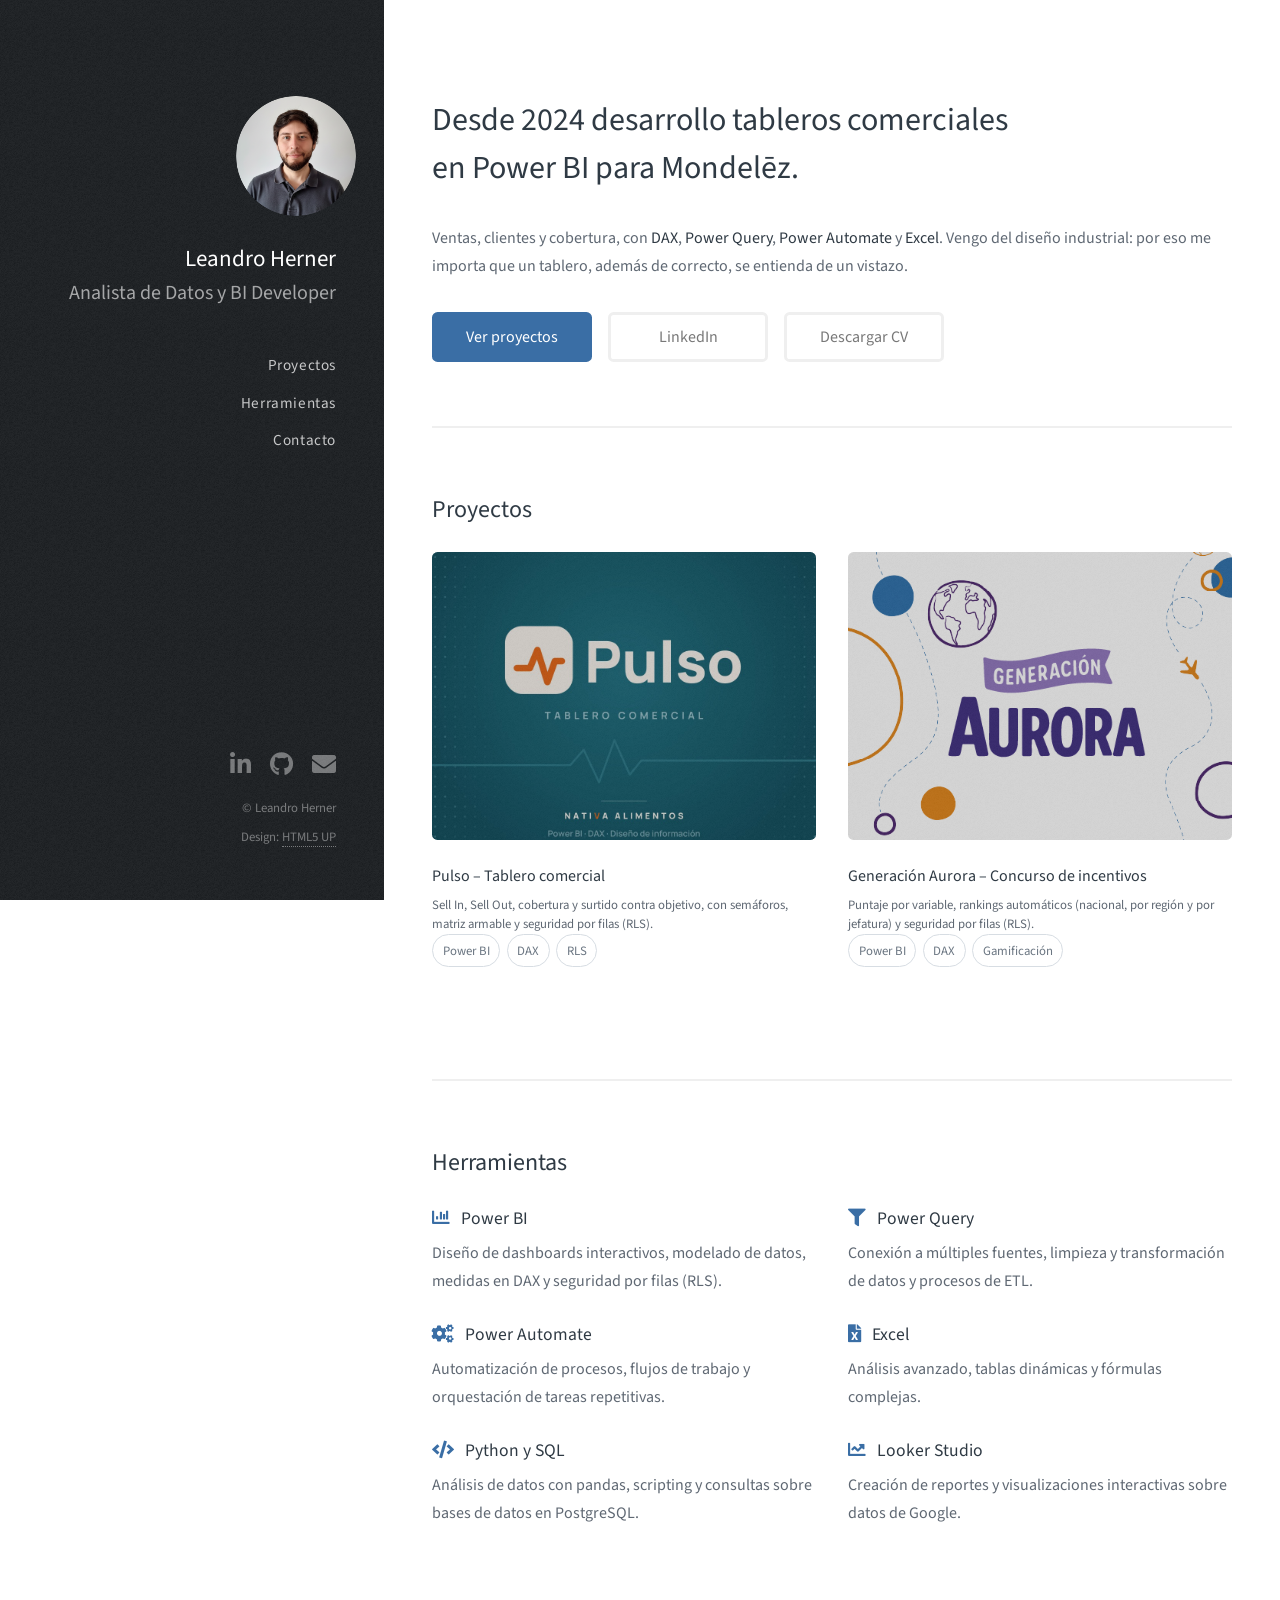
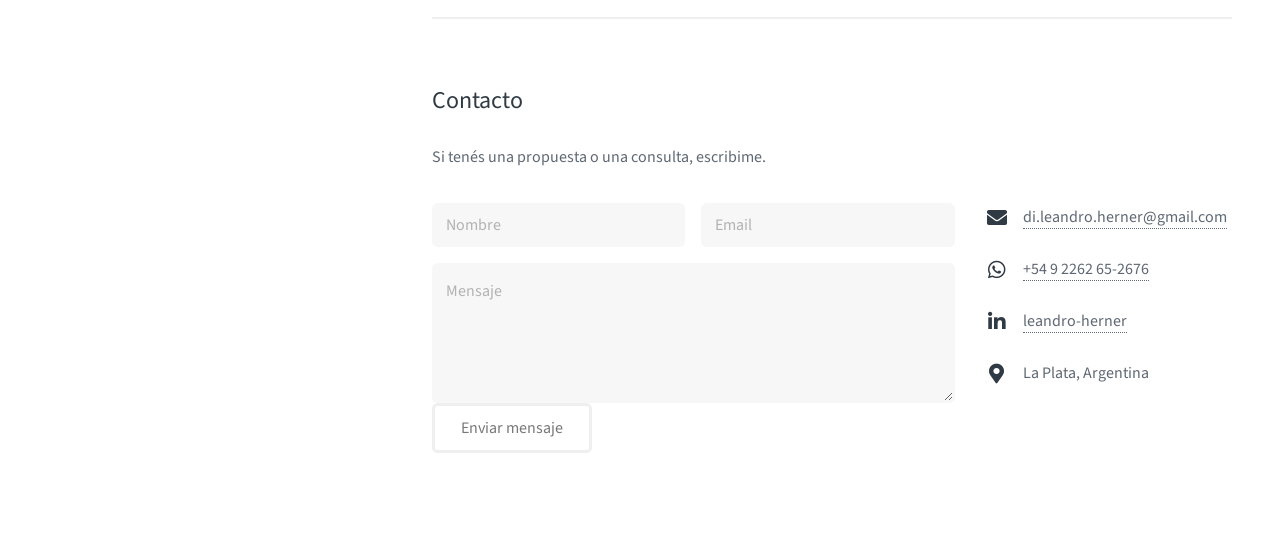
<file: index.html>
<!DOCTYPE HTML>
<!--
	Strata by HTML5 UP
	html5up.net | @ajlkn
	Free for personal and commercial use under the CCA 3.0 license (html5up.net/license)
-->
<html lang="es">
	<head>
		<title>Leandro Herner | Analista de Datos</title>
		<meta charset="utf-8" />
		<meta name="viewport" content="width=device-width, initial-scale=1" />
		<meta name="description" content="Portfolio de Leandro Herner - Analista de Datos y BI Developer: tableros comerciales en Power BI, DAX, Power Query, Power Automate y Excel.">
		<meta name="author" content="Leandro Herner">
		<meta property="og:title" content="Leandro Herner | Analista de Datos · BI Developer">
		<meta property="og:description" content="Tableros comerciales en Power BI para equipos de ventas de consumo masivo. Proyectos, herramientas y contacto.">
		<meta property="og:type" content="website">
		<meta property="og:url" content="https://leandroherner.github.io/">
		<meta property="og:image" content="https://leandroherner.github.io/images/preview.jpg?v=2">
		<meta property="og:image:width" content="1200">
		<meta property="og:image:height" content="630">
		<meta name="twitter:card" content="summary_large_image">
		<link rel="icon" href="images/favicon.ico" type="image/x-icon">
		<link rel="stylesheet" href="assets/css/main.css" />
		<link rel="stylesheet" href="assets/css/custom.css" />
	</head>
	<body class="is-preload">

		<!-- Header -->
			<header id="header">
				<div class="inner">
					<a href="#" class="image avatar"><img src="images/perfil.png" alt="Leandro Herner" /></a>
					<h1><strong>Leandro Herner</strong>
					Analista de Datos<br />
					y BI Developer</h1>
					<nav class="menu-lateral">
						<a href="#two">Proyectos</a>
						<a href="#three">Herramientas</a>
						<a href="#four">Contacto</a>
					</nav>
				</div>
			</header>

		<!-- Main -->
			<div id="main">

				<!-- One -->
					<section id="one">
						<header class="major">
							<h2>Desde 2024 desarrollo tableros comerciales<br />
							en Power BI para Mondelēz.</h2>
						</header>
						<p>Ventas, clientes y cobertura, con <strong>DAX</strong>, <strong>Power Query</strong>, <strong>Power Automate</strong> y <strong>Excel</strong>.
						Vengo del diseño industrial: por eso me importa que un tablero, además de correcto, se entienda de un vistazo.</p>
						<ul class="actions">
							<li><a href="#two" class="button primary">Ver proyectos</a></li>
							<li><a href="https://www.linkedin.com/in/leandro-herner/" class="button" target="_blank" rel="noopener noreferrer">LinkedIn</a></li>
							<li><a href="CV_Leandro_Herner.pdf" class="button" download>Descargar CV</a></li>
						</ul>
					</section>

				<!-- Two -->
					<section id="two">
						<h2>Proyectos</h2>
						<div class="row">
							<article class="col-6 col-12-xsmall work-item">
								<a href="pulso.html" class="image fit thumb"><img src="images/Portada_Pulso.jpg" alt="Portada del tablero Pulso" /></a>
								<h3><a href="pulso.html">Pulso – Tablero comercial</a></h3>
								<p>Sell In, Sell Out, cobertura y surtido contra objetivo, con semáforos, matriz armable y seguridad por filas (RLS).</p>
								<ul class="etiquetas"><li>Power BI</li><li>DAX</li><li>RLS</li></ul>
							</article>
							<article class="col-6 col-12-xsmall work-item">
								<a href="GenAurora.html" class="image fit thumb"><img src="images/Portada_GenAurora.png" alt="Portada de Generación Aurora" /></a>
								<h3><a href="GenAurora.html">Generación Aurora – Concurso de incentivos</a></h3>
								<p>Puntaje por variable, rankings automáticos (nacional, por región y por jefatura) y seguridad por filas (RLS).</p>
								<ul class="etiquetas"><li>Power BI</li><li>DAX</li><li>Gamificación</li></ul>
							</article>
						</div>
					</section>

				<!-- Three -->
					<section id="three">
						<h2>Herramientas</h2>
						<div class="row herramientas">
							<div class="col-6 col-12-small">
								<h4 class="icon solid fa-chart-bar">Power BI</h4>
								<p>Diseño de dashboards interactivos, modelado de datos, medidas en DAX y seguridad por filas (RLS).</p>
							</div>
							<div class="col-6 col-12-small">
								<h4 class="icon solid fa-filter">Power Query</h4>
								<p>Conexión a múltiples fuentes, limpieza y transformación de datos y procesos de ETL.</p>
							</div>
							<div class="col-6 col-12-small">
								<h4 class="icon solid fa-cogs">Power Automate</h4>
								<p>Automatización de procesos, flujos de trabajo y orquestación de tareas repetitivas.</p>
							</div>
							<div class="col-6 col-12-small">
								<h4 class="icon solid fa-file-excel">Excel</h4>
								<p>Análisis avanzado, tablas dinámicas y fórmulas complejas.</p>
							</div>
							<div class="col-6 col-12-small">
								<h4 class="icon solid fa-code">Python y SQL</h4>
								<p>Análisis de datos con pandas, scripting y consultas sobre bases de datos en PostgreSQL.</p>
							</div>
							<div class="col-6 col-12-small">
								<h4 class="icon solid fa-chart-line">Looker Studio</h4>
								<p>Creación de reportes y visualizaciones interactivas sobre datos de Google.</p>
							</div>
						</div>
					</section>

				<!-- Four -->
					<section id="four">
						<h2>Contacto</h2>
						<p>Si tenés una propuesta o una consulta, escribime.</p>
						<div class="row">
							<div class="col-8 col-12-small">
								<form method="post" action="https://formspree.io/f/xkoqqvqv">
									<div class="row gtr-uniform gtr-50">
										<div class="col-6 col-12-xsmall"><input type="text" name="name" id="name" placeholder="Nombre" required /></div>
										<div class="col-6 col-12-xsmall"><input type="email" name="email" id="email" placeholder="Email" required /></div>
										<div class="col-12"><textarea name="message" id="message" placeholder="Mensaje" rows="4" required></textarea></div>
									</div>
									<ul class="actions">
										<li><input type="submit" value="Enviar mensaje" /></li>
									</ul>
								</form>
							</div>
							<div class="col-4 col-12-small">
								<ul class="labeled-icons">
									<li>
										<h3 class="icon solid fa-envelope"><span class="label">Email</span></h3>
										<a href="mailto:di.leandro.herner@gmail.com">di.leandro.herner@gmail.com</a>
									</li>
									<li>
										<h3 class="icon brands fa-whatsapp"><span class="label">WhatsApp</span></h3>
										<a href="https://wa.me/5492262652676" target="_blank" rel="noopener noreferrer">+54 9 2262 65-2676</a>
									</li>
									<li>
										<h3 class="icon brands fa-linkedin-in"><span class="label">LinkedIn</span></h3>
										<a href="https://www.linkedin.com/in/leandro-herner/" target="_blank" rel="noopener noreferrer">leandro-herner</a>
									</li>
									<li>
										<h3 class="icon solid fa-map-marker-alt"><span class="label">Ubicación</span></h3>
										La Plata, Argentina
									</li>
								</ul>
							</div>
						</div>
					</section>

			</div>

		<!-- Footer -->
			<footer id="footer">
				<div class="inner">
					<ul class="icons">
						<li><a href="https://www.linkedin.com/in/leandro-herner/" class="icon brands fa-linkedin-in" target="_blank" rel="noopener noreferrer"><span class="label">LinkedIn</span></a></li>
						<li><a href="https://github.com/LeandroHerner" class="icon brands fa-github" target="_blank" rel="noopener noreferrer"><span class="label">GitHub</span></a></li>
						<li><a href="mailto:di.leandro.herner@gmail.com" class="icon solid fa-envelope"><span class="label">Email</span></a></li>
					</ul>
					<ul class="copyright">
						<li>&copy; Leandro Herner</li><li>Design: <a href="http://html5up.net">HTML5 UP</a></li>
					</ul>
				</div>
			</footer>

		<!-- Scripts -->
			<script src="assets/js/jquery.min.js"></script>
			<script src="assets/js/browser.min.js"></script>
			<script src="assets/js/breakpoints.min.js"></script>
			<script src="assets/js/util.js"></script>
			<script src="assets/js/main.js"></script>

	</body>
</html>
</file>
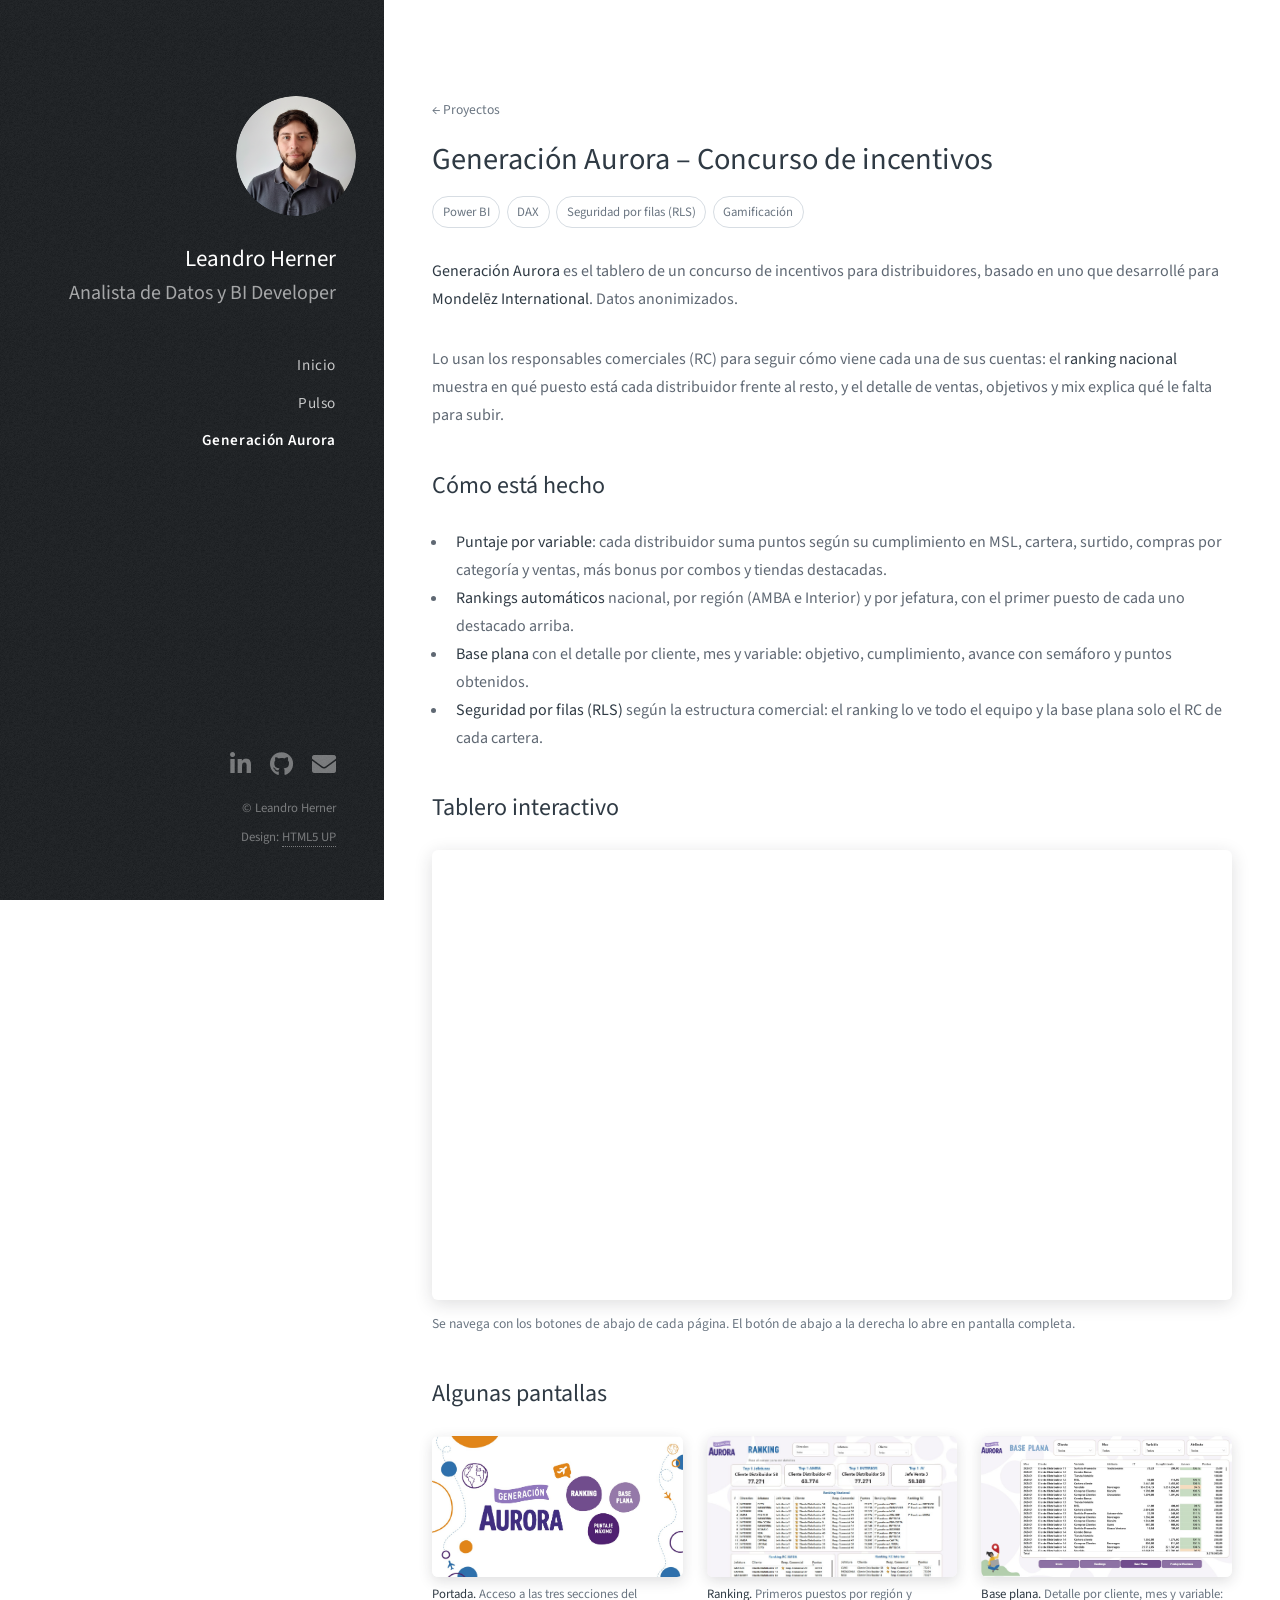
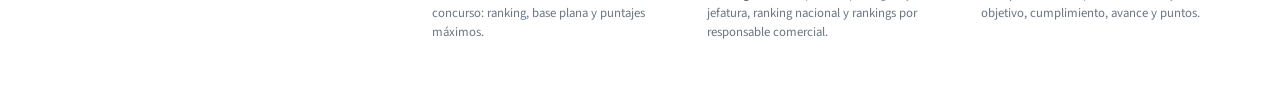
<file: GenAurora.html>
<!DOCTYPE HTML>
<!--
	Strata by HTML5 UP
	html5up.net | @ajlkn
	Free for personal and commercial use under the CCA 3.0 license (html5up.net/license)
-->
<html lang="es">
	<head>
		<title>Generación Aurora – Concurso de incentivos | Leandro Herner</title>
		<meta charset="utf-8" />
		<meta name="viewport" content="width=device-width, initial-scale=1" />
		<meta name="description" content="Generación Aurora: tablero en Power BI de un concurso de incentivos para distribuidores, con puntaje por variable, rankings automáticos y seguridad por filas (RLS).">
		<meta name="author" content="Leandro Herner">
		<meta property="og:title" content="Generación Aurora – Concurso de incentivos | Leandro Herner">
		<meta property="og:description" content="Tablero en Power BI de un concurso de incentivos para distribuidores: puntaje por variable, rankings automáticos y seguridad por filas (RLS).">
		<meta property="og:type" content="article">
		<meta property="og:url" content="https://leandroherner.github.io/GenAurora.html">
		<meta property="og:image" content="https://leandroherner.github.io/images/Portada_GenAurora.png">
		<meta name="twitter:card" content="summary_large_image">
		<link rel="icon" href="images/favicon.ico" type="image/x-icon">
		<link rel="stylesheet" href="assets/css/main.css" />
		<link rel="stylesheet" href="assets/css/custom.css" />
	</head>
	<body class="is-preload proyecto">

		<!-- Header -->
			<header id="header">
				<div class="inner">
					<a href="index.html" class="image avatar"><img src="images/perfil.png" alt="Leandro Herner" /></a>
					<h1><strong>Leandro Herner</strong>
					Analista de Datos<br />
					y BI Developer</h1>
					<nav class="menu-lateral">
						<a href="index.html">Inicio</a>
						<a href="pulso.html">Pulso</a>
						<a href="GenAurora.html" class="active">Generación Aurora</a>
					</nav>
				</div>
			</header>

		<!-- Main -->
			<div id="main">
				<section id="one">
					<p class="volver"><a href="index.html#two">← Proyectos</a></p>
					<header class="major">
						<h1>Generación Aurora – Concurso de incentivos</h1>
					</header>


						<ul class="etiquetas">
						    <li>Power BI</li>
						    <li>DAX</li>
						    <li>Seguridad por filas (RLS)</li>
						    <li>Gamificación</li>
						</ul>

						<p>
						    <b>Generación Aurora</b> es el tablero de un concurso de incentivos para distribuidores, basado en uno que desarrollé para
						    <b>Mondelēz International</b>. Datos anonimizados.
						</p>

						<p>
						    Lo usan los responsables comerciales (RC) para seguir cómo viene cada una de sus cuentas: el <b>ranking nacional</b> muestra
						    en qué puesto está cada distribuidor frente al resto, y el detalle de ventas, objetivos y mix explica qué le falta para subir.
						</p>

						<h2>Cómo está hecho</h2>
						<ul>
						    <li><b>Puntaje por variable</b>: cada distribuidor suma puntos según su cumplimiento en MSL, cartera, surtido, compras por categoría y ventas, más bonus por combos y tiendas destacadas.</li>
						    <li><b>Rankings automáticos</b> nacional, por región (AMBA e Interior) y por jefatura, con el primer puesto de cada uno destacado arriba.</li>
						    <li><b>Base plana</b> con el detalle por cliente, mes y variable: objetivo, cumplimiento, avance con semáforo y puntos obtenidos.</li>
						    <li><b>Seguridad por filas (RLS)</b> según la estructura comercial: el ranking lo ve todo el equipo y la base plana solo el RC de cada cartera.</li>
						</ul>

						<h2>Tablero interactivo</h2>
						<div class="reporte">
						    <iframe title="Generación Aurora"
						        src="https://app.powerbi.com/view?r=eyJrIjoiYTg5NTYwYWItYjQ4Zi00MTNlLWJjNTktMDUwMzU4MTBkMTRlIiwidCI6Ijg0N2VkMzExLWUzMWItNDczMS1iYTIxLTQwMDQzNzdiNzZkZCIsImMiOjR9"
						        allowFullScreen="true"></iframe>
						</div>
						<p class="nota">Se navega con los botones de abajo de cada página. El botón de abajo a la derecha lo abre en pantalla completa.</p>

						<h2>Algunas pantallas</h2>
						<div class="galeria">
						    <figure>
						        <a href="images/aurora_inicio.jpg" target="_blank"><img src="images/aurora_inicio.jpg" alt="Portada de Generación Aurora" /></a>
						        <figcaption><b>Portada.</b> Acceso a las tres secciones del concurso: ranking, base plana y puntajes máximos.</figcaption>
						    </figure>
						    <figure>
						        <a href="images/aurora_ranking.jpg" target="_blank"><img src="images/aurora_ranking.jpg" alt="Ranking de Generación Aurora" /></a>
						        <figcaption><b>Ranking.</b> Primeros puestos por región y jefatura, ranking nacional y rankings por responsable comercial.</figcaption>
						    </figure>
						    <figure>
						        <a href="images/aurora_base_plana.jpg" target="_blank"><img src="images/aurora_base_plana.jpg" alt="Base plana de Generación Aurora" /></a>
						        <figcaption><b>Base plana.</b> Detalle por cliente, mes y variable: objetivo, cumplimiento, avance y puntos.</figcaption>
						    </figure>
						</div>
				</section>
			</div>

		<!-- Footer -->
			<footer id="footer">
				<div class="inner">
					<ul class="icons">
						<li><a href="https://www.linkedin.com/in/leandro-herner/" class="icon brands fa-linkedin-in" target="_blank" rel="noopener noreferrer"><span class="label">LinkedIn</span></a></li>
						<li><a href="https://github.com/LeandroHerner" class="icon brands fa-github" target="_blank" rel="noopener noreferrer"><span class="label">GitHub</span></a></li>
						<li><a href="mailto:di.leandro.herner@gmail.com" class="icon solid fa-envelope"><span class="label">Email</span></a></li>
					</ul>
					<ul class="copyright">
						<li>&copy; Leandro Herner</li><li>Design: <a href="http://html5up.net">HTML5 UP</a></li>
					</ul>
				</div>
			</footer>

		<!-- Scripts -->
			<script src="assets/js/jquery.min.js"></script>
			<script src="assets/js/browser.min.js"></script>
			<script src="assets/js/breakpoints.min.js"></script>
			<script src="assets/js/util.js"></script>
			<script src="assets/js/main.js"></script>

	</body>
</html>
</file>
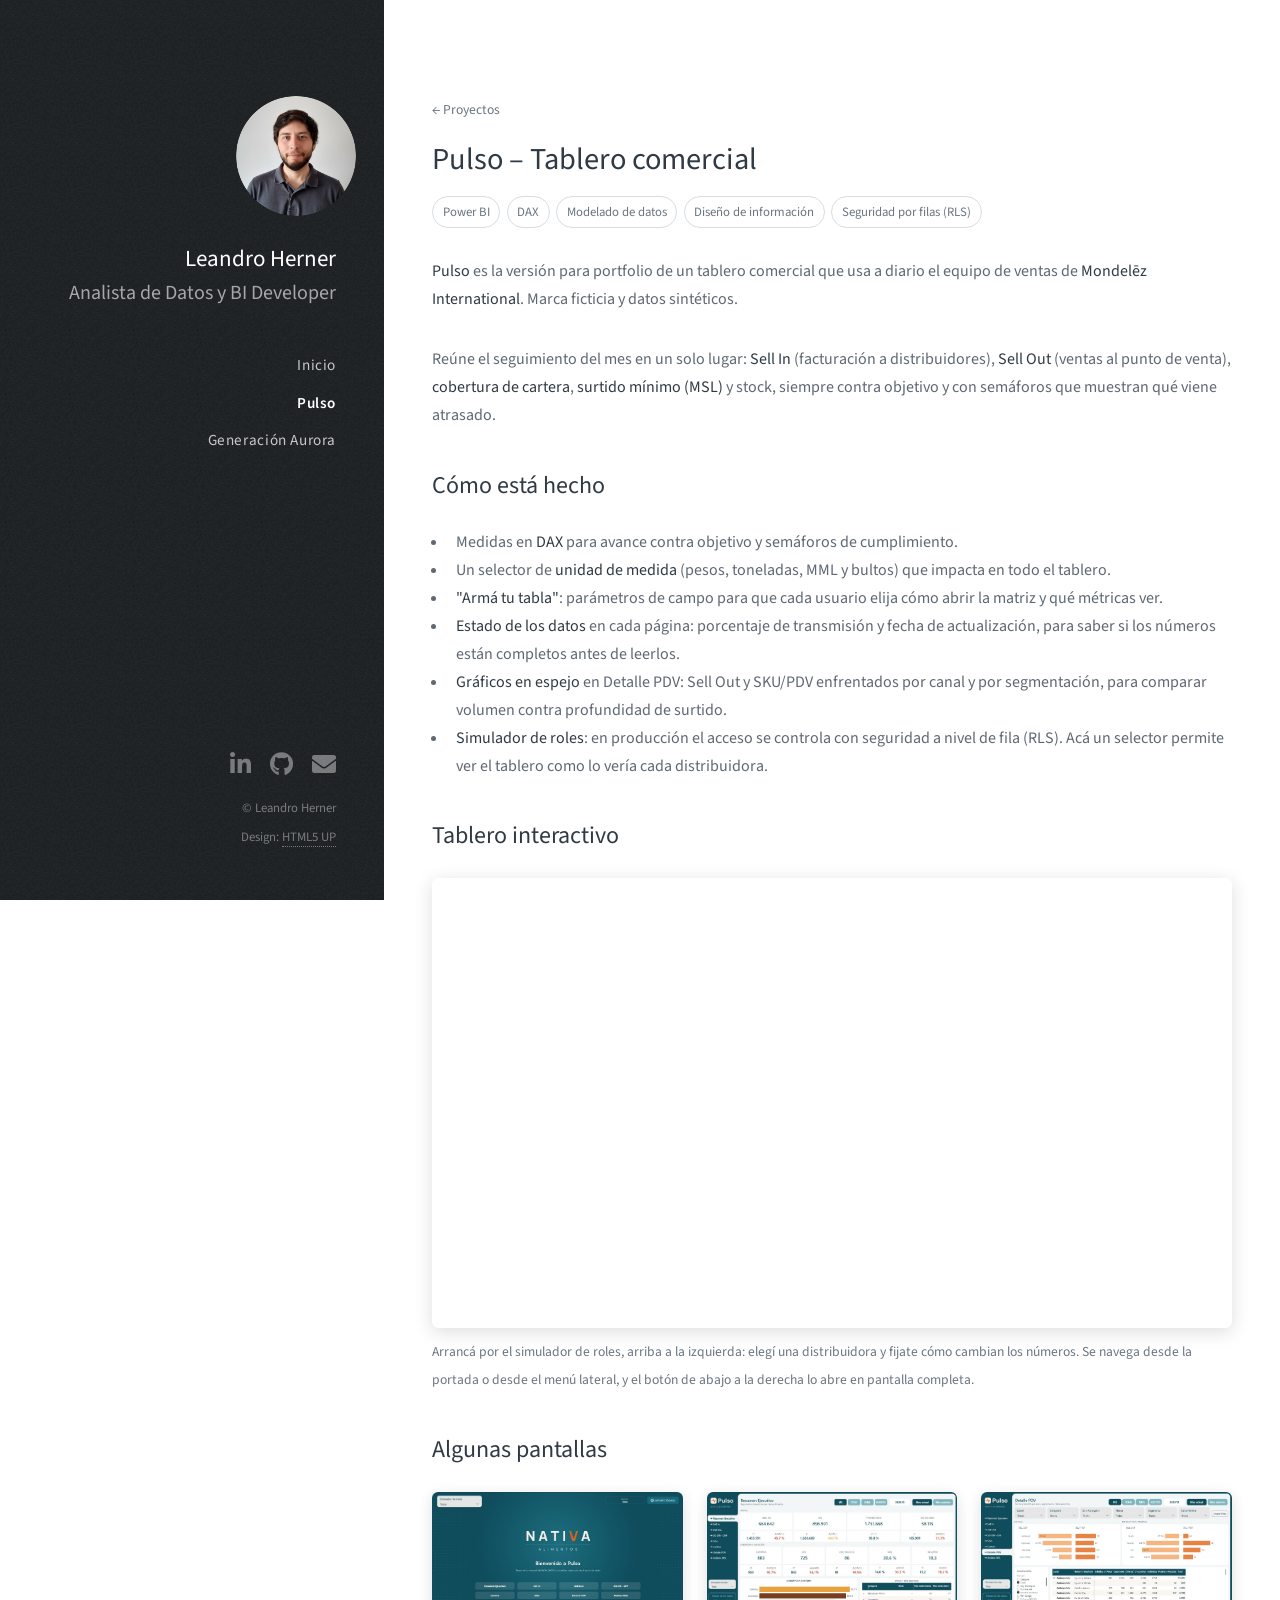
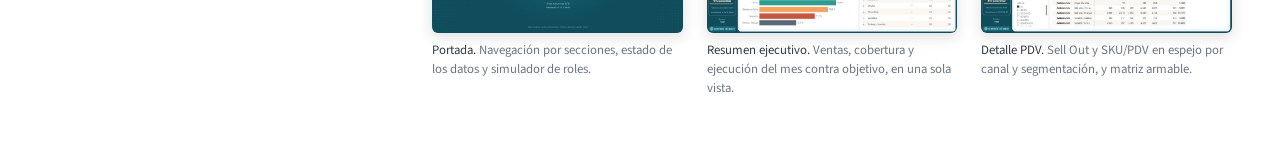
<file: pulso.html>
<!DOCTYPE HTML>
<!--
	Strata by HTML5 UP
	html5up.net | @ajlkn
	Free for personal and commercial use under the CCA 3.0 license (html5up.net/license)
-->
<html lang="es">
	<head>
		<title>Pulso – Tablero Comercial | Leandro Herner</title>
		<meta charset="utf-8" />
		<meta name="viewport" content="width=device-width, initial-scale=1" />
		<meta name="description" content="Pulso: tablero comercial en Power BI basado en uno que usa a diario un equipo de ventas de consumo masivo. Sell In, Sell Out, cobertura y surtido contra objetivo.">
		<meta name="author" content="Leandro Herner">
		<meta property="og:title" content="Pulso – Tablero Comercial | Leandro Herner">
		<meta property="og:description" content="Tablero comercial en Power BI: Sell In, Sell Out, cobertura y surtido contra objetivo. Marca ficticia y datos sintéticos.">
		<meta property="og:type" content="article">
		<meta property="og:url" content="https://leandroherner.github.io/pulso.html">
		<meta property="og:image" content="https://leandroherner.github.io/images/pulso_resumen.jpg">
		<meta name="twitter:card" content="summary_large_image">
		<link rel="icon" href="images/favicon.ico" type="image/x-icon">
		<link rel="stylesheet" href="assets/css/main.css" />
		<link rel="stylesheet" href="assets/css/custom.css" />
	</head>
	<body class="is-preload proyecto">

		<!-- Header -->
			<header id="header">
				<div class="inner">
					<a href="index.html" class="image avatar"><img src="images/perfil.png" alt="Leandro Herner" /></a>
					<h1><strong>Leandro Herner</strong>
					Analista de Datos<br />
					y BI Developer</h1>
					<nav class="menu-lateral">
						<a href="index.html">Inicio</a>
						<a href="pulso.html" class="active">Pulso</a>
						<a href="GenAurora.html">Generación Aurora</a>
					</nav>
				</div>
			</header>

		<!-- Main -->
			<div id="main">
				<section id="one">
					<p class="volver"><a href="index.html#two">← Proyectos</a></p>
					<header class="major">
						<h1>Pulso – Tablero comercial</h1>
					</header>


						<ul class="etiquetas">
						    <li>Power BI</li>
						    <li>DAX</li>
						    <li>Modelado de datos</li>
						    <li>Diseño de información</li>
						    <li>Seguridad por filas (RLS)</li>
						</ul>

						<p>
						    <b>Pulso</b> es la versión para portfolio de un tablero comercial que usa a diario el equipo de ventas de
						    <b>Mondelēz International</b>. Marca ficticia y datos sintéticos.
						</p>

						<p>
						    Reúne el seguimiento del mes en un solo lugar: <b>Sell In</b> (facturación a distribuidores),
						    <b>Sell Out</b> (ventas al punto de venta), <b>cobertura de cartera</b>, <b>surtido mínimo (MSL)</b> y stock,
						    siempre contra objetivo y con semáforos que muestran qué viene atrasado.
						</p>

						<h2>Cómo está hecho</h2>
						<ul>
						    <li>Medidas en <b>DAX</b> para avance contra objetivo y semáforos de cumplimiento.</li>
						    <li>Un selector de <b>unidad de medida</b> (pesos, toneladas, MML y bultos) que impacta en todo el tablero.</li>
						    <li><b>"Armá tu tabla"</b>: parámetros de campo para que cada usuario elija cómo abrir la matriz y qué métricas ver.</li>
						    <li><b>Estado de los datos</b> en cada página: porcentaje de transmisión y fecha de actualización, para saber si los números están completos antes de leerlos.</li>
						    <li><b>Gráficos en espejo</b> en Detalle PDV: Sell Out y SKU/PDV enfrentados por canal y por segmentación, para comparar volumen contra profundidad de surtido.</li>
						    <li><b>Simulador de roles</b>: en producción el acceso se controla con seguridad a nivel de fila (RLS). Acá un selector permite ver el tablero como lo vería cada distribuidora.</li>
						</ul>

						<h2>Tablero interactivo</h2>
						<div class="reporte">
						    <iframe title="Pulso"
						        src="https://app.powerbi.com/view?r=eyJrIjoiNDI0ZjI0NjItMjI3Yi00NTkwLThmOWMtZDU0MGQxMTFjZDY0IiwidCI6Ijg0N2VkMzExLWUzMWItNDczMS1iYTIxLTQwMDQzNzdiNzZkZCIsImMiOjR9&pageName=9f1c2a7b3d4e5f601a2b"
						        allowFullScreen="true"></iframe>
						</div>
						<p class="nota">Arrancá por el simulador de roles, arriba a la izquierda: elegí una distribuidora y fijate cómo cambian los números. Se navega desde la portada o desde el menú lateral, y el botón de abajo a la derecha lo abre en pantalla completa.</p>

						<h2>Algunas pantallas</h2>
						<div class="galeria">
						    <figure>
						        <a href="images/pulso_inicio.jpg" target="_blank"><img src="images/pulso_inicio.jpg" alt="Portada de Pulso con navegación por secciones" /></a>
						        <figcaption><b>Portada.</b> Navegación por secciones, estado de los datos y simulador de roles.</figcaption>
						    </figure>
						    <figure>
						        <a href="images/pulso_resumen.jpg" target="_blank"><img src="images/pulso_resumen.jpg" alt="Resumen ejecutivo de Pulso" /></a>
						        <figcaption><b>Resumen ejecutivo.</b> Ventas, cobertura y ejecución del mes contra objetivo, en una sola vista.</figcaption>
						    </figure>
						    <figure>
						        <a href="images/pulso_detalle_pdv.jpg" target="_blank"><img src="images/pulso_detalle_pdv.jpg" alt="Detalle por punto de venta en Pulso" /></a>
						        <figcaption><b>Detalle PDV.</b> Sell Out y SKU/PDV en espejo por canal y segmentación, y matriz armable.</figcaption>
						    </figure>
						</div>
				</section>
			</div>

		<!-- Footer -->
			<footer id="footer">
				<div class="inner">
					<ul class="icons">
						<li><a href="https://www.linkedin.com/in/leandro-herner/" class="icon brands fa-linkedin-in" target="_blank" rel="noopener noreferrer"><span class="label">LinkedIn</span></a></li>
						<li><a href="https://github.com/LeandroHerner" class="icon brands fa-github" target="_blank" rel="noopener noreferrer"><span class="label">GitHub</span></a></li>
						<li><a href="mailto:di.leandro.herner@gmail.com" class="icon solid fa-envelope"><span class="label">Email</span></a></li>
					</ul>
					<ul class="copyright">
						<li>&copy; Leandro Herner</li><li>Design: <a href="http://html5up.net">HTML5 UP</a></li>
					</ul>
				</div>
			</footer>

		<!-- Scripts -->
			<script src="assets/js/jquery.min.js"></script>
			<script src="assets/js/browser.min.js"></script>
			<script src="assets/js/breakpoints.min.js"></script>
			<script src="assets/js/util.js"></script>
			<script src="assets/js/main.js"></script>

	</body>
</html>
</file>
<file: assets/css/custom.css>
/* Ajustes propios sobre Strata */
#header h1 { color: rgba(255, 255, 255, 0.6); }
#header h1 strong { color: #fff; font-size: 1.15em; }
#header .menu-lateral { margin-top: 2.5em; display: flex; flex-direction: column; align-items: flex-end; gap: 0.6em; }
#header .menu-lateral a { color: rgba(255, 255, 255, 0.75); border-bottom: none; font-size: 0.95em; letter-spacing: 0.04em; }
#header .menu-lateral a:hover { color: #fff; }
#header .image.avatar img { width: 7.5em; height: 7.5em; object-fit: cover; }

.work-item .thumb img { aspect-ratio: 4 / 3; object-fit: cover; object-position: center; }
.work-item h3 a { color: inherit; border-bottom: none; }
.work-item h3 a:hover { color: #3a6ea5; }
.etiquetas { list-style: none; padding: 0; margin: 0 0 1em 0; display: flex; flex-wrap: wrap; gap: 0.4em; }
.etiquetas li { padding: 0.1em 0.75em; border: 1px solid #d7dde3; border-radius: 999px; font-size: 0.8em; color: #6b7682; }

.herramientas h4 { margin-bottom: 0.4em; }
.herramientas h4:before { color: #3a6ea5; margin-right: 0.6em; }
.herramientas p { margin-bottom: 1.6em; }

@media screen and (max-width: 980px) {
	#header .menu-lateral { display: none; }
}

/* Más contraste en el texto */
body, input, select, textarea { color: #5f6873; }
#header h1 strong { display: block; }
#main strong, #main b, #main h2, #main h3, #main h4 { color: #2f3a44; }

/* Páginas de proyecto */
#header .menu-lateral a.active { color: #fff; font-weight: 600; }
.proyecto #main h1 { font-size: 1.9em; line-height: 1.3em; color: #2f3a44; margin: 0; }
.proyecto #main h2 { margin-top: 1.6em; }
.proyecto .etiquetas { margin-bottom: 1.8em; }
.volver { margin: 0 0 1.2em 0; font-size: 0.85em; }
.volver a { border-bottom: none; color: #6b7682; }
.volver a:hover { color: #3a6ea5; }
.reporte { position: relative; width: 100%; height: 0; padding-bottom: 56.25%; margin: 1em 0 0.6em 0; border-radius: 6px; overflow: hidden; box-shadow: 0 4px 18px rgba(31, 36, 41, 0.15); }
.reporte iframe { position: absolute; top: 0; left: 0; width: 100%; height: 100%; border: 0; }
.nota { font-size: 0.85em; color: #6b7682; }
.galeria { display: grid; grid-template-columns: repeat(auto-fit, minmax(220px, 1fr)); gap: 1.5em; margin: 1.5em 0 0 0; }
.galeria figure { margin: 0; }
.galeria a { border-bottom: none; display: block; }
.galeria img { width: 100%; display: block; aspect-ratio: 16 / 9; object-fit: cover; object-position: top; border-radius: 6px; box-shadow: 0 4px 14px rgba(31, 36, 41, 0.15); transition: transform 0.2s ease; }
.galeria a:hover img { transform: translateY(-3px); }
.galeria figcaption { font-size: 0.8em; margin-top: 0.6em; line-height: 1.5; color: #6b7682; }
.proyecto #main header.major { margin-bottom: 1em; }

/* Columna lateral más angosta en pantallas grandes */
@media screen and (min-width: 1281px) {
	#header { width: clamp(360px, 22%, 440px); padding: 8em 3em; }
	#main { margin-left: clamp(360px, 22%, 440px); width: auto; max-width: 64em; padding-left: 5em; }
}
#footer .copyright li { display: block; border-left: 0; margin-left: 0; padding-left: 0; }
</file>
<file: assets/css/main.css>
@import url("fontawesome-all.min.css");
@import url("https://fonts.googleapis.com/css?family=Source+Sans+Pro:400,400italic");

/*
	Strata by HTML5 UP
	html5up.net | @ajlkn
	Free for personal and commercial use under the CCA 3.0 license (html5up.net/license)
*/

html, body, div, span, applet, object,
iframe, h1, h2, h3, h4, h5, h6, p, blockquote,
pre, a, abbr, acronym, address, big, cite,
code, del, dfn, em, img, ins, kbd, q, s, samp,
small, strike, strong, sub, sup, tt, var, b,
u, i, center, dl, dt, dd, ol, ul, li, fieldset,
form, label, legend, table, caption, tbody,
tfoot, thead, tr, th, td, article, aside,
canvas, details, embed, figure, figcaption,
footer, header, hgroup, menu, nav, output, ruby,
section, summary, time, mark, audio, video {
	margin: 0;
	padding: 0;
	border: 0;
	font-size: 100%;
	font: inherit;
	vertical-align: baseline;}

article, aside, details, figcaption, figure,
footer, header, hgroup, menu, nav, section {
	display: block;}

body {
	line-height: 1;
}

ol, ul {
	list-style: none;
}

blockquote, q {
	quotes: none;
}

	blockquote:before, blockquote:after, q:before, q:after {
		content: '';
		content: none;
	}

table {
	border-collapse: collapse;
	border-spacing: 0;
}

body {
	-webkit-text-size-adjust: none;
}

mark {
	background-color: transparent;
	color: inherit;
}

input::-moz-focus-inner {
	border: 0;
	padding: 0;
}

input, select, textarea {
	-moz-appearance: none;
	-webkit-appearance: none;
	-ms-appearance: none;
	appearance: none;
}

/* Basic */

	html {
		box-sizing: border-box;
	}

	*, *:before, *:after {
		box-sizing: inherit;
	}

	body {
		background: #fff;
	}

		body.is-preload *, body.is-preload *:before, body.is-preload *:after {
			-moz-animation: none !important;
			-webkit-animation: none !important;
			-ms-animation: none !important;
			animation: none !important;
			-moz-transition: none !important;
			-webkit-transition: none !important;
			-ms-transition: none !important;
			transition: none !important;
		}

	body, input, select, textarea {
		color: #a2a2a2;
		font-family: "Source Sans Pro", Helvetica, sans-serif;
		font-size: 16pt;
		font-weight: 400;
		line-height: 1.75em;
	}

	a {
		-moz-transition: color 0.2s ease-in-out, border-color 0.2s ease-in-out;
		-webkit-transition: color 0.2s ease-in-out, border-color 0.2s ease-in-out;
		-ms-transition: color 0.2s ease-in-out, border-color 0.2s ease-in-out;
		transition: color 0.2s ease-in-out, border-color 0.2s ease-in-out;
		border-bottom: dotted 1px;
		color: #3a6ea5;
		text-decoration: none;
	}

		a:hover {
			border-bottom-color: transparent;
			color: #3a6ea5 !important;
			text-decoration: none;
		}

	strong, b {
		color: #787878;
		font-weight: 400;
	}

	em, i {
		font-style: italic;
	}

	p {
		margin: 0 0 2em 0;
	}

	h1, h2, h3, h4, h5, h6 {
		color: #787878;
		font-weight: 400;
		line-height: 1em;
		margin: 0 0 1em 0;
	}

		h1 a, h2 a, h3 a, h4 a, h5 a, h6 a {
			color: inherit;
			text-decoration: none;
		}

	h1 {
		font-size: 2em;
		line-height: 1.5em;
	}

	h2 {
		font-size: 1.5em;
		line-height: 1.5em;
	}

	h3 {
		font-size: 1.25em;
		line-height: 1.5em;
	}

	h4 {
		font-size: 1.1em;
		line-height: 1.5em;
	}

	h5 {
		font-size: 0.9em;
		line-height: 1.5em;
	}

	h6 {
		font-size: 0.7em;
		line-height: 1.5em;
	}

	sub {
		font-size: 0.8em;
		position: relative;
		top: 0.5em;
	}

	sup {
		font-size: 0.8em;
		position: relative;
		top: -0.5em;
	}

	hr {
		border: 0;
		border-bottom: solid 2px #efefef;
		margin: 2em 0;
	}

		hr.major {
			margin: 3em 0;
		}

	blockquote {
		border-left: solid 6px #efefef;
		font-style: italic;
		margin: 0 0 2em 0;
		padding: 0.5em 0 0.5em 1.5em;
	}

	code {
		background: #f7f7f7;
		border-radius: 0.35em;
		border: solid 2px #efefef;
		font-family: "Courier New", monospace;
		font-size: 0.9em;
		margin: 0 0.25em;
		padding: 0.25em 0.65em;
	}

	pre {
		-webkit-overflow-scrolling: touch;
		font-family: "Courier New", monospace;
		font-size: 0.9em;
		margin: 0 0 2em 0;
	}

		pre code {
			display: block;
			line-height: 1.75em;
			padding: 1em 1.5em;
			overflow-x: auto;
		}

	.align-left {
		text-align: left;
	}

	.align-center {
		text-align: center;
	}

	.align-right {
		text-align: right;
	}

/* Container */

	.container {
		margin: 0 auto;
		max-width: calc(100% - 4em);
		width: 100%;
	}

		.container.xsmall {
			width: 25%;
		}

		.container.small {
			width: 50%;
		}

		.container.medium {
			width: 75%;
		}

		.container.large {
			width: 125%;
		}

		.container.xlarge {
			width: 150%;
		}

		.container.max {
			width: 100%;
		}

		@media screen and (max-width: 980px) {

			.container {
				width: 100% !important;
				max-width: 100% !important;
			}

		}

		@media screen and (max-width: 480px) {

			.container {
				max-width: calc(100% - 3em);
			}

		}

/* Row */

	.row {
		display: flex;
		flex-wrap: wrap;
		box-sizing: border-box;
		align-items: stretch;
	}

		.row > * {
			box-sizing: border-box;
		}

		.row.gtr-uniform > * > :last-child {
			margin-bottom: 0;
		}

		.row.aln-left {
			justify-content: flex-start;
		}

		.row.aln-center {
			justify-content: center;
		}

		.row.aln-right {
			justify-content: flex-end;
		}

		.row.aln-top {
			align-items: flex-start;
		}

		.row.aln-middle {
			align-items: center;
		}

		.row.aln-bottom {
			align-items: flex-end;
		}

		.row > .imp {
			order: -1;
		}

		.row > .col-1 {
			width: 8.33333%;
		}

		.row > .off-1 {
			margin-left: 8.33333%;
		}

		.row > .col-2 {
			width: 16.66667%;
		}

		.row > .off-2 {
			margin-left: 16.66667%;
		}

		.row > .col-3 {
			width: 25%;
		}

		.row > .off-3 {
			margin-left: 25%;
		}

		.row > .col-4 {
			width: 33.33333%;
		}

		.row > .off-4 {
			margin-left: 33.33333%;
		}

		.row > .col-5 {
			width: 41.66667%;
		}

		.row > .off-5 {
			margin-left: 41.66667%;
		}

		.row > .col-6 {
			width: 50%;
		}

		.row > .off-6 {
			margin-left: 50%;
		}

		.row > .col-7 {
			width: 58.33333%;
		}

		.row > .off-7 {
			margin-left: 58.33333%;
		}

		.row > .col-8 {
			width: 66.66667%;
		}

		.row > .off-8 {
			margin-left: 66.66667%;
		}

		.row > .col-9 {
			width: 75%;
		}

		.row > .off-9 {
			margin-left: 75%;
		}

		.row > .col-10 {
			width: 83.33333%;
		}

		.row > .off-10 {
			margin-left: 83.33333%;
		}

		.row > .col-11 {
			width: 91.66667%;
		}

		.row > .off-11 {
			margin-left: 91.66667%;
		}

		.row > .col-12 {
			width: 100%;
		}

		.row > .off-12 {
			margin-left: 100%;
		}

		.row.gtr-0 {
			margin-top: 0;
			margin-left: 0em;
		}

			.row.gtr-0 > * {
				padding: 0 0 0 0em;
			}

			.row.gtr-0.gtr-uniform {
				margin-top: 0em;
			}

				.row.gtr-0.gtr-uniform > * {
					padding-top: 0em;
				}

		.row.gtr-25 {
			margin-top: 0;
			margin-left: -0.625em;
		}

			.row.gtr-25 > * {
				padding: 0 0 0 0.625em;
			}

			.row.gtr-25.gtr-uniform {
				margin-top: -0.625em;
			}

				.row.gtr-25.gtr-uniform > * {
					padding-top: 0.625em;
				}

		.row.gtr-50 {
			margin-top: 0;
			margin-left: -1.25em;
		}

			.row.gtr-50 > * {
				padding: 0 0 0 1.25em;
			}

			.row.gtr-50.gtr-uniform {
				margin-top: -1.25em;
			}

				.row.gtr-50.gtr-uniform > * {
					padding-top: 1.25em;
				}

		.row {
			margin-top: 0;
			margin-left: -2.5em;
		}

			.row > * {
				padding: 0 0 0 2.5em;
			}

			.row.gtr-uniform {
				margin-top: -2.5em;
			}

				.row.gtr-uniform > * {
					padding-top: 2.5em;
				}

		.row.gtr-150 {
			margin-top: 0;
			margin-left: -3.75em;
		}

			.row.gtr-150 > * {
				padding: 0 0 0 3.75em;
			}

			.row.gtr-150.gtr-uniform {
				margin-top: -3.75em;
			}

				.row.gtr-150.gtr-uniform > * {
					padding-top: 3.75em;
				}

		.row.gtr-200 {
			margin-top: 0;
			margin-left: -5em;
		}

			.row.gtr-200 > * {
				padding: 0 0 0 5em;
			}

			.row.gtr-200.gtr-uniform {
				margin-top: -5em;
			}

				.row.gtr-200.gtr-uniform > * {
					padding-top: 5em;
				}

		@media screen and (max-width: 1800px) {

			.row {
				display: flex;
				flex-wrap: wrap;
				box-sizing: border-box;
				align-items: stretch;
			}

				.row > * {
					box-sizing: border-box;
				}

				.row.gtr-uniform > * > :last-child {
					margin-bottom: 0;
				}

				.row.aln-left {
					justify-content: flex-start;
				}

				.row.aln-center {
					justify-content: center;
				}

				.row.aln-right {
					justify-content: flex-end;
				}

				.row.aln-top {
					align-items: flex-start;
				}

				.row.aln-middle {
					align-items: center;
				}

				.row.aln-bottom {
					align-items: flex-end;
				}

				.row > .imp-xlarge {
					order: -1;
				}

				.row > .col-1-xlarge {
					width: 8.33333%;
				}

				.row > .off-1-xlarge {
					margin-left: 8.33333%;
				}

				.row > .col-2-xlarge {
					width: 16.66667%;
				}

				.row > .off-2-xlarge {
					margin-left: 16.66667%;
				}

				.row > .col-3-xlarge {
					width: 25%;
				}

				.row > .off-3-xlarge {
					margin-left: 25%;
				}

				.row > .col-4-xlarge {
					width: 33.33333%;
				}

				.row > .off-4-xlarge {
					margin-left: 33.33333%;
				}

				.row > .col-5-xlarge {
					width: 41.66667%;
				}

				.row > .off-5-xlarge {
					margin-left: 41.66667%;
				}

				.row > .col-6-xlarge {
					width: 50%;
				}

				.row > .off-6-xlarge {
					margin-left: 50%;
				}

				.row > .col-7-xlarge {
					width: 58.33333%;
				}

				.row > .off-7-xlarge {
					margin-left: 58.33333%;
				}

				.row > .col-8-xlarge {
					width: 66.66667%;
				}

				.row > .off-8-xlarge {
					margin-left: 66.66667%;
				}

				.row > .col-9-xlarge {
					width: 75%;
				}

				.row > .off-9-xlarge {
					margin-left: 75%;
				}

				.row > .col-10-xlarge {
					width: 83.33333%;
				}

				.row > .off-10-xlarge {
					margin-left: 83.33333%;
				}

				.row > .col-11-xlarge {
					width: 91.66667%;
				}

				.row > .off-11-xlarge {
					margin-left: 91.66667%;
				}

				.row > .col-12-xlarge {
					width: 100%;
				}

				.row > .off-12-xlarge {
					margin-left: 100%;
				}

				.row.gtr-0 {
					margin-top: 0;
					margin-left: 0em;
				}

					.row.gtr-0 > * {
						padding: 0 0 0 0em;
					}

					.row.gtr-0.gtr-uniform {
						margin-top: 0em;
					}

						.row.gtr-0.gtr-uniform > * {
							padding-top: 0em;
						}

				.row.gtr-25 {
					margin-top: 0;
					margin-left: -0.625em;
				}

					.row.gtr-25 > * {
						padding: 0 0 0 0.625em;
					}

					.row.gtr-25.gtr-uniform {
						margin-top: -0.625em;
					}

						.row.gtr-25.gtr-uniform > * {
							padding-top: 0.625em;
						}

				.row.gtr-50 {
					margin-top: 0;
					margin-left: -1.25em;
				}

					.row.gtr-50 > * {
						padding: 0 0 0 1.25em;
					}

					.row.gtr-50.gtr-uniform {
						margin-top: -1.25em;
					}

						.row.gtr-50.gtr-uniform > * {
							padding-top: 1.25em;
						}

				.row {
					margin-top: 0;
					margin-left: -2.5em;
				}

					.row > * {
						padding: 0 0 0 2.5em;
					}

					.row.gtr-uniform {
						margin-top: -2.5em;
					}

						.row.gtr-uniform > * {
							padding-top: 2.5em;
						}

				.row.gtr-150 {
					margin-top: 0;
					margin-left: -3.75em;
				}

					.row.gtr-150 > * {
						padding: 0 0 0 3.75em;
					}

					.row.gtr-150.gtr-uniform {
						margin-top: -3.75em;
					}

						.row.gtr-150.gtr-uniform > * {
							padding-top: 3.75em;
						}

				.row.gtr-200 {
					margin-top: 0;
					margin-left: -5em;
				}

					.row.gtr-200 > * {
						padding: 0 0 0 5em;
					}

					.row.gtr-200.gtr-uniform {
						margin-top: -5em;
					}

						.row.gtr-200.gtr-uniform > * {
							padding-top: 5em;
						}

		}

		@media screen and (max-width: 1280px) {

			.row {
				display: flex;
				flex-wrap: wrap;
				box-sizing: border-box;
				align-items: stretch;
			}

				.row > * {
					box-sizing: border-box;
				}

				.row.gtr-uniform > * > :last-child {
					margin-bottom: 0;
				}

				.row.aln-left {
					justify-content: flex-start;
				}

				.row.aln-center {
					justify-content: center;
				}

				.row.aln-right {
					justify-content: flex-end;
				}

				.row.aln-top {
					align-items: flex-start;
				}

				.row.aln-middle {
					align-items: center;
				}

				.row.aln-bottom {
					align-items: flex-end;
				}

				.row > .imp-large {
					order: -1;
				}

				.row > .col-1-large {
					width: 8.33333%;
				}

				.row > .off-1-large {
					margin-left: 8.33333%;
				}

				.row > .col-2-large {
					width: 16.66667%;
				}

				.row > .off-2-large {
					margin-left: 16.66667%;
				}

				.row > .col-3-large {
					width: 25%;
				}

				.row > .off-3-large {
					margin-left: 25%;
				}

				.row > .col-4-large {
					width: 33.33333%;
				}

				.row > .off-4-large {
					margin-left: 33.33333%;
				}

				.row > .col-5-large {
					width: 41.66667%;
				}

				.row > .off-5-large {
					margin-left: 41.66667%;
				}

				.row > .col-6-large {
					width: 50%;
				}

				.row > .off-6-large {
					margin-left: 50%;
				}

				.row > .col-7-large {
					width: 58.33333%;
				}

				.row > .off-7-large {
					margin-left: 58.33333%;
				}

				.row > .col-8-large {
					width: 66.66667%;
				}

				.row > .off-8-large {
					margin-left: 66.66667%;
				}

				.row > .col-9-large {
					width: 75%;
				}

				.row > .off-9-large {
					margin-left: 75%;
				}

				.row > .col-10-large {
					width: 83.33333%;
				}

				.row > .off-10-large {
					margin-left: 83.33333%;
				}

				.row > .col-11-large {
					width: 91.66667%;
				}

				.row > .off-11-large {
					margin-left: 91.66667%;
				}

				.row > .col-12-large {
					width: 100%;
				}

				.row > .off-12-large {
					margin-left: 100%;
				}

				.row.gtr-0 {
					margin-top: 0;
					margin-left: 0em;
				}

					.row.gtr-0 > * {
						padding: 0 0 0 0em;
					}

					.row.gtr-0.gtr-uniform {
						margin-top: 0em;
					}

						.row.gtr-0.gtr-uniform > * {
							padding-top: 0em;
						}

				.row.gtr-25 {
					margin-top: 0;
					margin-left: -0.5em;
				}

					.row.gtr-25 > * {
						padding: 0 0 0 0.5em;
					}

					.row.gtr-25.gtr-uniform {
						margin-top: -0.5em;
					}

						.row.gtr-25.gtr-uniform > * {
							padding-top: 0.5em;
						}

				.row.gtr-50 {
					margin-top: 0;
					margin-left: -1em;
				}

					.row.gtr-50 > * {
						padding: 0 0 0 1em;
					}

					.row.gtr-50.gtr-uniform {
						margin-top: -1em;
					}

						.row.gtr-50.gtr-uniform > * {
							padding-top: 1em;
						}

				.row {
					margin-top: 0;
					margin-left: -2em;
				}

					.row > * {
						padding: 0 0 0 2em;
					}

					.row.gtr-uniform {
						margin-top: -2em;
					}

						.row.gtr-uniform > * {
							padding-top: 2em;
						}

				.row.gtr-150 {
					margin-top: 0;
					margin-left: -3em;
				}

					.row.gtr-150 > * {
						padding: 0 0 0 3em;
					}

					.row.gtr-150.gtr-uniform {
						margin-top: -3em;
					}

						.row.gtr-150.gtr-uniform > * {
							padding-top: 3em;
						}

				.row.gtr-200 {
					margin-top: 0;
					margin-left: -4em;
				}

					.row.gtr-200 > * {
						padding: 0 0 0 4em;
					}

					.row.gtr-200.gtr-uniform {
						margin-top: -4em;
					}

						.row.gtr-200.gtr-uniform > * {
							padding-top: 4em;
						}

		}

		@media screen and (max-width: 980px) {

			.row {
				display: flex;
				flex-wrap: wrap;
				box-sizing: border-box;
				align-items: stretch;
			}

				.row > * {
					box-sizing: border-box;
				}

				.row.gtr-uniform > * > :last-child {
					margin-bottom: 0;
				}

				.row.aln-left {
					justify-content: flex-start;
				}

				.row.aln-center {
					justify-content: center;
				}

				.row.aln-right {
					justify-content: flex-end;
				}

				.row.aln-top {
					align-items: flex-start;
				}

				.row.aln-middle {
					align-items: center;
				}

				.row.aln-bottom {
					align-items: flex-end;
				}

				.row > .imp-medium {
					order: -1;
				}

				.row > .col-1-medium {
					width: 8.33333%;
				}

				.row > .off-1-medium {
					margin-left: 8.33333%;
				}

				.row > .col-2-medium {
					width: 16.66667%;
				}

				.row > .off-2-medium {
					margin-left: 16.66667%;
				}

				.row > .col-3-medium {
					width: 25%;
				}

				.row > .off-3-medium {
					margin-left: 25%;
				}

				.row > .col-4-medium {
					width: 33.33333%;
				}

				.row > .off-4-medium {
					margin-left: 33.33333%;
				}

				.row > .col-5-medium {
					width: 41.66667%;
				}

				.row > .off-5-medium {
					margin-left: 41.66667%;
				}

				.row > .col-6-medium {
					width: 50%;
				}

				.row > .off-6-medium {
					margin-left: 50%;
				}

				.row > .col-7-medium {
					width: 58.33333%;
				}

				.row > .off-7-medium {
					margin-left: 58.33333%;
				}

				.row > .col-8-medium {
					width: 66.66667%;
				}

				.row > .off-8-medium {
					margin-left: 66.66667%;
				}

				.row > .col-9-medium {
					width: 75%;
				}

				.row > .off-9-medium {
					margin-left: 75%;
				}

				.row > .col-10-medium {
					width: 83.33333%;
				}

				.row > .off-10-medium {
					margin-left: 83.33333%;
				}

				.row > .col-11-medium {
					width: 91.66667%;
				}

				.row > .off-11-medium {
					margin-left: 91.66667%;
				}

				.row > .col-12-medium {
					width: 100%;
				}

				.row > .off-12-medium {
					margin-left: 100%;
				}

				.row.gtr-0 {
					margin-top: 0;
					margin-left: 0em;
				}

					.row.gtr-0 > * {
						padding: 0 0 0 0em;
					}

					.row.gtr-0.gtr-uniform {
						margin-top: 0em;
					}

						.row.gtr-0.gtr-uniform > * {
							padding-top: 0em;
						}

				.row.gtr-25 {
					margin-top: 0;
					margin-left: -0.5em;
				}

					.row.gtr-25 > * {
						padding: 0 0 0 0.5em;
					}

					.row.gtr-25.gtr-uniform {
						margin-top: -0.5em;
					}

						.row.gtr-25.gtr-uniform > * {
							padding-top: 0.5em;
						}

				.row.gtr-50 {
					margin-top: 0;
					margin-left: -1em;
				}

					.row.gtr-50 > * {
						padding: 0 0 0 1em;
					}

					.row.gtr-50.gtr-uniform {
						margin-top: -1em;
					}

						.row.gtr-50.gtr-uniform > * {
							padding-top: 1em;
						}

				.row {
					margin-top: 0;
					margin-left: -2em;
				}

					.row > * {
						padding: 0 0 0 2em;
					}

					.row.gtr-uniform {
						margin-top: -2em;
					}

						.row.gtr-uniform > * {
							padding-top: 2em;
						}

				.row.gtr-150 {
					margin-top: 0;
					margin-left: -3em;
				}

					.row.gtr-150 > * {
						padding: 0 0 0 3em;
					}

					.row.gtr-150.gtr-uniform {
						margin-top: -3em;
					}

						.row.gtr-150.gtr-uniform > * {
							padding-top: 3em;
						}

				.row.gtr-200 {
					margin-top: 0;
					margin-left: -4em;
				}

					.row.gtr-200 > * {
						padding: 0 0 0 4em;
					}

					.row.gtr-200.gtr-uniform {
						margin-top: -4em;
					}

						.row.gtr-200.gtr-uniform > * {
							padding-top: 4em;
						}

		}

		@media screen and (max-width: 736px) {

			.row {
				display: flex;
				flex-wrap: wrap;
				box-sizing: border-box;
				align-items: stretch;
			}

				.row > * {
					box-sizing: border-box;
				}

				.row.gtr-uniform > * > :last-child {
					margin-bottom: 0;
				}

				.row.aln-left {
					justify-content: flex-start;
				}

				.row.aln-center {
					justify-content: center;
				}

				.row.aln-right {
					justify-content: flex-end;
				}

				.row.aln-top {
					align-items: flex-start;
				}

				.row.aln-middle {
					align-items: center;
				}

				.row.aln-bottom {
					align-items: flex-end;
				}

				.row > .imp-small {
					order: -1;
				}

				.row > .col-1-small {
					width: 8.33333%;
				}

				.row > .off-1-small {
					margin-left: 8.33333%;
				}

				.row > .col-2-small {
					width: 16.66667%;
				}

				.row > .off-2-small {
					margin-left: 16.66667%;
				}

				.row > .col-3-small {
					width: 25%;
				}

				.row > .off-3-small {
					margin-left: 25%;
				}

				.row > .col-4-small {
					width: 33.33333%;
				}

				.row > .off-4-small {
					margin-left: 33.33333%;
				}

				.row > .col-5-small {
					width: 41.66667%;
				}

				.row > .off-5-small {
					margin-left: 41.66667%;
				}

				.row > .col-6-small {
					width: 50%;
				}

				.row > .off-6-small {
					margin-left: 50%;
				}

				.row > .col-7-small {
					width: 58.33333%;
				}

				.row > .off-7-small {
					margin-left: 58.33333%;
				}

				.row > .col-8-small {
					width: 66.66667%;
				}

				.row > .off-8-small {
					margin-left: 66.66667%;
				}

				.row > .col-9-small {
					width: 75%;
				}

				.row > .off-9-small {
					margin-left: 75%;
				}

				.row > .col-10-small {
					width: 83.33333%;
				}

				.row > .off-10-small {
					margin-left: 83.33333%;
				}

				.row > .col-11-small {
					width: 91.66667%;
				}

				.row > .off-11-small {
					margin-left: 91.66667%;
				}

				.row > .col-12-small {
					width: 100%;
				}

				.row > .off-12-small {
					margin-left: 100%;
				}

				.row.gtr-0 {
					margin-top: 0;
					margin-left: 0em;
				}

					.row.gtr-0 > * {
						padding: 0 0 0 0em;
					}

					.row.gtr-0.gtr-uniform {
						margin-top: 0em;
					}

						.row.gtr-0.gtr-uniform > * {
							padding-top: 0em;
						}

				.row.gtr-25 {
					margin-top: 0;
					margin-left: -0.375em;
				}

					.row.gtr-25 > * {
						padding: 0 0 0 0.375em;
					}

					.row.gtr-25.gtr-uniform {
						margin-top: -0.375em;
					}

						.row.gtr-25.gtr-uniform > * {
							padding-top: 0.375em;
						}

				.row.gtr-50 {
					margin-top: 0;
					margin-left: -0.75em;
				}

					.row.gtr-50 > * {
						padding: 0 0 0 0.75em;
					}

					.row.gtr-50.gtr-uniform {
						margin-top: -0.75em;
					}

						.row.gtr-50.gtr-uniform > * {
							padding-top: 0.75em;
						}

				.row {
					margin-top: 0;
					margin-left: -1.5em;
				}

					.row > * {
						padding: 0 0 0 1.5em;
					}

					.row.gtr-uniform {
						margin-top: -1.5em;
					}

						.row.gtr-uniform > * {
							padding-top: 1.5em;
						}

				.row.gtr-150 {
					margin-top: 0;
					margin-left: -2.25em;
				}

					.row.gtr-150 > * {
						padding: 0 0 0 2.25em;
					}

					.row.gtr-150.gtr-uniform {
						margin-top: -2.25em;
					}

						.row.gtr-150.gtr-uniform > * {
							padding-top: 2.25em;
						}

				.row.gtr-200 {
					margin-top: 0;
					margin-left: -3em;
				}

					.row.gtr-200 > * {
						padding: 0 0 0 3em;
					}

					.row.gtr-200.gtr-uniform {
						margin-top: -3em;
					}

						.row.gtr-200.gtr-uniform > * {
							padding-top: 3em;
						}

		}

		@media screen and (max-width: 480px) {

			.row {
				display: flex;
				flex-wrap: wrap;
				box-sizing: border-box;
				align-items: stretch;
			}

				.row > * {
					box-sizing: border-box;
				}

				.row.gtr-uniform > * > :last-child {
					margin-bottom: 0;
				}

				.row.aln-left {
					justify-content: flex-start;
				}

				.row.aln-center {
					justify-content: center;
				}

				.row.aln-right {
					justify-content: flex-end;
				}

				.row.aln-top {
					align-items: flex-start;
				}

				.row.aln-middle {
					align-items: center;
				}

				.row.aln-bottom {
					align-items: flex-end;
				}

				.row > .imp-xsmall {
					order: -1;
				}

				.row > .col-1-xsmall {
					width: 8.33333%;
				}

				.row > .off-1-xsmall {
					margin-left: 8.33333%;
				}

				.row > .col-2-xsmall {
					width: 16.66667%;
				}

				.row > .off-2-xsmall {
					margin-left: 16.66667%;
				}

				.row > .col-3-xsmall {
					width: 25%;
				}

				.row > .off-3-xsmall {
					margin-left: 25%;
				}

				.row > .col-4-xsmall {
					width: 33.33333%;
				}

				.row > .off-4-xsmall {
					margin-left: 33.33333%;
				}

				.row > .col-5-xsmall {
					width: 41.66667%;
				}

				.row > .off-5-xsmall {
					margin-left: 41.66667%;
				}

				.row > .col-6-xsmall {
					width: 50%;
				}

				.row > .off-6-xsmall {
					margin-left: 50%;
				}

				.row > .col-7-xsmall {
					width: 58.33333%;
				}

				.row > .off-7-xsmall {
					margin-left: 58.33333%;
				}

				.row > .col-8-xsmall {
					width: 66.66667%;
				}

				.row > .off-8-xsmall {
					margin-left: 66.66667%;
				}

				.row > .col-9-xsmall {
					width: 75%;
				}

				.row > .off-9-xsmall {
					margin-left: 75%;
				}

				.row > .col-10-xsmall {
					width: 83.33333%;
				}

				.row > .off-10-xsmall {
					margin-left: 83.33333%;
				}

				.row > .col-11-xsmall {
					width: 91.66667%;
				}

				.row > .off-11-xsmall {
					margin-left: 91.66667%;
				}

				.row > .col-12-xsmall {
					width: 100%;
				}

				.row > .off-12-xsmall {
					margin-left: 100%;
				}

				.row.gtr-0 {
					margin-top: 0;
					margin-left: 0em;
				}

					.row.gtr-0 > * {
						padding: 0 0 0 0em;
					}

					.row.gtr-0.gtr-uniform {
						margin-top: 0em;
					}

						.row.gtr-0.gtr-uniform > * {
							padding-top: 0em;
						}

				.row.gtr-25 {
					margin-top: 0;
					margin-left: -0.375em;
				}

					.row.gtr-25 > * {
						padding: 0 0 0 0.375em;
					}

					.row.gtr-25.gtr-uniform {
						margin-top: -0.375em;
					}

						.row.gtr-25.gtr-uniform > * {
							padding-top: 0.375em;
						}

				.row.gtr-50 {
					margin-top: 0;
					margin-left: -0.75em;
				}

					.row.gtr-50 > * {
						padding: 0 0 0 0.75em;
					}

					.row.gtr-50.gtr-uniform {
						margin-top: -0.75em;
					}

						.row.gtr-50.gtr-uniform > * {
							padding-top: 0.75em;
						}

				.row {
					margin-top: 0;
					margin-left: -1.5em;
				}

					.row > * {
						padding: 0 0 0 1.5em;
					}

					.row.gtr-uniform {
						margin-top: -1.5em;
					}

						.row.gtr-uniform > * {
							padding-top: 1.5em;
						}

				.row.gtr-150 {
					margin-top: 0;
					margin-left: -2.25em;
				}

					.row.gtr-150 > * {
						padding: 0 0 0 2.25em;
					}

					.row.gtr-150.gtr-uniform {
						margin-top: -2.25em;
					}

						.row.gtr-150.gtr-uniform > * {
							padding-top: 2.25em;
						}

				.row.gtr-200 {
					margin-top: 0;
					margin-left: -3em;
				}

					.row.gtr-200 > * {
						padding: 0 0 0 3em;
					}

					.row.gtr-200.gtr-uniform {
						margin-top: -3em;
					}

						.row.gtr-200.gtr-uniform > * {
							padding-top: 3em;
						}

		}

/* Section/Article */

	section.special, article.special {
		text-align: center;
	}

	header p {
		color: #b2b2b2;
		position: relative;
		margin: 0 0 1.5em 0;
	}

	header h2 + p {
		font-size: 1.25em;
		margin-top: -1em;
		line-height: 1.5em;
	}

	header h3 + p {
		font-size: 1.1em;
		margin-top: -0.8em;
		line-height: 1.5em;
	}

	header h4 + p,
	header h5 + p,
	header h6 + p {
		font-size: 0.9em;
		margin-top: -0.6em;
		line-height: 1.5em;
	}

	header.major h2 {
		font-size: 2em;
	}

/* Form */

	form {
		margin: 0 0 2em 0;
	}

	label {
		color: #787878;
		display: block;
		font-size: 0.9em;
		font-weight: 400;
		margin: 0 0 1em 0;
	}

	input[type="text"],
	input[type="password"],
	input[type="email"],
	select,
	textarea {
		-moz-appearance: none;
		-webkit-appearance: none;
		-ms-appearance: none;
		appearance: none;
		background: #f7f7f7;
		border-radius: 0.35em;
		border: solid 2px transparent;
		color: inherit;
		display: block;
		outline: 0;
		padding: 0 0.75em;
		text-decoration: none;
		width: 100%;
	}

		input[type="text"]:invalid,
		input[type="password"]:invalid,
		input[type="email"]:invalid,
		select:invalid,
		textarea:invalid {
			box-shadow: none;
		}

		input[type="text"]:focus,
		input[type="password"]:focus,
		input[type="email"]:focus,
		select:focus,
		textarea:focus {
			border-color: #3a6ea5;
		}

	select {
		background-image: url("data:image/svg+xml;charset=utf8,%3Csvg xmlns='http://www.w3.org/2000/svg' width='40' height='40' preserveAspectRatio='none' viewBox='0 0 40 40'%3E%3Cpath d='M9.4,12.3l10.4,10.4l10.4-10.4c0.2-0.2,0.5-0.4,0.9-0.4c0.3,0,0.6,0.1,0.9,0.4l3.3,3.3c0.2,0.2,0.4,0.5,0.4,0.9 c0,0.4-0.1,0.6-0.4,0.9L20.7,31.9c-0.2,0.2-0.5,0.4-0.9,0.4c-0.3,0-0.6-0.1-0.9-0.4L4.3,17.3c-0.2-0.2-0.4-0.5-0.4-0.9 c0-0.4,0.1-0.6,0.4-0.9l3.3-3.3c0.2-0.2,0.5-0.4,0.9-0.4S9.1,12.1,9.4,12.3z' fill='%23dfdfdf' /%3E%3C/svg%3E");
		background-size: 1.25rem;
		background-repeat: no-repeat;
		background-position: calc(100% - 1rem) center;
		height: 2.75em;
		padding-right: 2.75em;
		text-overflow: ellipsis;
	}

		select option {
			color: #787878;
			background: #fff;
		}

		select:focus::-ms-value {
			background-color: transparent;
		}

		select::-ms-expand {
			display: none;
		}

	input[type="text"],
	input[type="password"],
	input[type="email"],
	select {
		height: 2.75em;
	}

	textarea {
		padding: 0.75em;
	}

	input[type="checkbox"],
	input[type="radio"] {
		-moz-appearance: none;
		-webkit-appearance: none;
		-ms-appearance: none;
		appearance: none;
		display: block;
		float: left;
		margin-right: -2em;
		opacity: 0;
		width: 1em;
		z-index: -1;
	}

		input[type="checkbox"] + label,
		input[type="radio"] + label {
			text-decoration: none;
			color: #a2a2a2;
			cursor: pointer;
			display: inline-block;
			font-size: 1em;
			font-weight: 400;
			padding-left: 2.4em;
			padding-right: 0.75em;
			position: relative;
		}

			input[type="checkbox"] + label:before,
			input[type="radio"] + label:before {
				-moz-osx-font-smoothing: grayscale;
				-webkit-font-smoothing: antialiased;
				display: inline-block;
				font-style: normal;
				font-variant: normal;
				text-rendering: auto;
				line-height: 1;
				text-transform: none !important;
				font-family: 'Font Awesome 5 Free';
				font-weight: 900;
			}

			input[type="checkbox"] + label:before,
			input[type="radio"] + label:before {
				background: #f7f7f7;
				border-radius: 0.35em;
				border: solid 2px transparent;
				content: '';
				display: inline-block;
				font-size: 0.8em;
				height: 2.0625em;
				left: 0;
				line-height: 1.85625em;
				position: absolute;
				text-align: center;
				top: 0;
				width: 2.0625em;
			}

		input[type="checkbox"]:checked + label:before,
		input[type="radio"]:checked + label:before {
			background: #787878;
			border-color: #787878;
			color: #fff;
			content: '\f00c';
		}

		input[type="checkbox"]:focus + label:before,
		input[type="radio"]:focus + label:before {
			border-color: #3a6ea5;
		}

	input[type="checkbox"] + label:before {
		border-radius: 0.35em;
	}

	input[type="radio"] + label:before {
		border-radius: 100%;
	}

	::-webkit-input-placeholder {
		color: #b2b2b2 !important;
		opacity: 1.0;
	}

	:-moz-placeholder {
		color: #b2b2b2 !important;
		opacity: 1.0;
	}

	::-moz-placeholder {
		color: #b2b2b2 !important;
		opacity: 1.0;
	}

	:-ms-input-placeholder {
		color: #b2b2b2 !important;
		opacity: 1.0;
	}

/* Box */

	.box {
		border-radius: 0.35em;
		border: solid 2px #efefef;
		margin-bottom: 2em;
		padding: 1.5em;
	}

		.box > :last-child,
		.box > :last-child > :last-child,
		.box > :last-child > :last-child > :last-child {
			margin-bottom: 0;
		}

		.box.alt {
			border: 0;
			border-radius: 0;
			padding: 0;
		}

/* Icon */

	.icon {
		text-decoration: none;
		border-bottom: none;
		position: relative;
	}

		.icon:before {
			-moz-osx-font-smoothing: grayscale;
			-webkit-font-smoothing: antialiased;
			display: inline-block;
			font-style: normal;
			font-variant: normal;
			text-rendering: auto;
			line-height: 1;
			text-transform: none !important;
			font-family: 'Font Awesome 5 Free';
			font-weight: 400;
		}

		.icon > .label {
			display: none;
		}

		.icon:before {
			line-height: inherit;
		}

		.icon.solid:before {
			font-weight: 900;
		}

		.icon.brands:before {
			font-family: 'Font Awesome 5 Brands';
		}

/* Image */

	.image {
		border-radius: 0.35em;
		border: 0;
		display: inline-block;
		position: relative;
	}

		.image:before {
			-moz-transition: opacity 0.2s ease-in-out;
			-webkit-transition: opacity 0.2s ease-in-out;
			-ms-transition: opacity 0.2s ease-in-out;
			transition: opacity 0.2s ease-in-out;
			background: url("images/overlay.png");
			border-radius: 0.35em;
			content: '';
			display: block;
			height: 100%;
			left: 0;
			opacity: 0.5;
			position: absolute;
			top: 0;
			width: 100%;
		}

		.image.thumb {
			text-align: center;
		}

			.image.thumb:after {
				-moz-transition: opacity 0.2s ease-in-out;
				-webkit-transition: opacity 0.2s ease-in-out;
				-ms-transition: opacity 0.2s ease-in-out;
				transition: opacity 0.2s ease-in-out;
				border-radius: 0.35em;
				border: solid 3px rgba(255, 255, 255, 0.5);
				color: #fff;
				content: 'View';
				display: inline-block;
				font-size: 0.8em;
				font-weight: 400;
				left: 50%;
				line-height: 2.25em;
				margin: -1.25em 0 0 -3em;
				opacity: 0;
				padding: 0 1.5em;
				position: absolute;
				text-align: center;
				text-decoration: none;
				top: 50%;
				white-space: nowrap;
			}

			.image.thumb:hover:after {
				opacity: 1.0;
			}

			.image.thumb:hover:before {
				background: url("images/overlay.png"), url("images/overlay.png");
				opacity: 1.0;
			}

		.image img {
			border-radius: 0.35em;
			display: block;
		}

		.image.left {
			float: left;
			margin: 0 1.5em 1em 0;
			top: 0.25em;
		}

		.image.right {
			float: right;
			margin: 0 0 1em 1.5em;
			top: 0.25em;
		}

		.image.left, .image.right {
			max-width: 40%;
		}

			.image.left img, .image.right img {
				width: 100%;
			}

		.image.fit {
			display: block;
			margin: 0 0 2em 0;
			width: 100%;
		}

			.image.fit img {
				width: 100%;
			}

		.image.avatar {
			border-radius: 100%;
		}

			.image.avatar:before {
				display: none;
			}

			.image.avatar img {
				border-radius: 100%;
				width: 100%;
			}

/* List */

	ol {
		list-style: decimal;
		margin: 0 0 2em 0;
		padding-left: 1.25em;
	}

		ol li {
			padding-left: 0.25em;
		}

	ul {
		list-style: disc;
		margin: 0 0 2em 0;
		padding-left: 1em;
	}

		ul li {
			padding-left: 0.5em;
		}

		ul.alt {
			list-style: none;
			padding-left: 0;
		}

			ul.alt li {
				border-top: solid 2px #efefef;
				padding: 0.5em 0;
			}

				ul.alt li:first-child {
					border-top: 0;
					padding-top: 0;
				}

	dl {
		margin: 0 0 2em 0;
	}

/* Icons */

	ul.icons {
		cursor: default;
		list-style: none;
		padding-left: 0;
	}

		ul.icons li {
			display: inline-block;
			padding: 0 1em 0 0;
		}

			ul.icons li:last-child {
				padding-right: 0;
			}

			ul.icons li .icon:before {
				font-size: 1.5em;
			}

/* Labeled Icons */

	ul.labeled-icons {
		list-style: none;
		padding: 0;
	}

		ul.labeled-icons li {
			line-height: 1.75em;
			margin: 1.5em 0 0 0;
			padding-left: 2.25em;
			position: relative;
		}

			ul.labeled-icons li:first-child {
				margin-top: 0;
			}

			ul.labeled-icons li a {
				color: inherit;
			}

			ul.labeled-icons li h3 {
				color: #b2b2b2;
				left: 0;
				position: absolute;
				text-align: center;
				top: 0;
				width: 1em;
			}

/* Actions */

	ul.actions {
		display: -moz-flex;
		display: -webkit-flex;
		display: -ms-flex;
		display: flex;
		cursor: default;
		list-style: none;
		margin-left: -1em;
		padding-left: 0;
	}

		ul.actions li {
			padding: 0 0 0 1em;
			vertical-align: middle;
		}

		ul.actions.special {
			-moz-justify-content: center;
			-webkit-justify-content: center;
			-ms-justify-content: center;
			justify-content: center;
			width: 100%;
			margin-left: 0;
		}

			ul.actions.special li:first-child {
				padding-left: 0;
			}

		ul.actions.stacked {
			-moz-flex-direction: column;
			-webkit-flex-direction: column;
			-ms-flex-direction: column;
			flex-direction: column;
			margin-left: 0;
		}

			ul.actions.stacked li {
				padding: 1.3em 0 0 0;
			}

				ul.actions.stacked li:first-child {
					padding-top: 0;
				}

		ul.actions.fit {
			width: calc(100% + 1em);
		}

			ul.actions.fit li {
				-moz-flex-grow: 1;
				-webkit-flex-grow: 1;
				-ms-flex-grow: 1;
				flex-grow: 1;
				-moz-flex-shrink: 1;
				-webkit-flex-shrink: 1;
				-ms-flex-shrink: 1;
				flex-shrink: 1;
				width: 100%;
			}

				ul.actions.fit li > * {
					width: 100%;
				}

			ul.actions.fit.stacked {
				width: 100%;
			}

		@media screen and (max-width: 480px) {

			ul.actions:not(.fixed) {
				-moz-flex-direction: column;
				-webkit-flex-direction: column;
				-ms-flex-direction: column;
				flex-direction: column;
				margin-left: 0;
				width: 100% !important;
			}

				ul.actions:not(.fixed) li {
					-moz-flex-grow: 1;
					-webkit-flex-grow: 1;
					-ms-flex-grow: 1;
					flex-grow: 1;
					-moz-flex-shrink: 1;
					-webkit-flex-shrink: 1;
					-ms-flex-shrink: 1;
					flex-shrink: 1;
					padding: 1em 0 0 0;
					text-align: center;
					width: 100%;
				}

					ul.actions:not(.fixed) li > * {
						width: 100%;
					}

					ul.actions:not(.fixed) li:first-child {
						padding-top: 0;
					}

					ul.actions:not(.fixed) li input[type="submit"],
					ul.actions:not(.fixed) li input[type="reset"],
					ul.actions:not(.fixed) li input[type="button"],
					ul.actions:not(.fixed) li button,
					ul.actions:not(.fixed) li .button {
						width: 100%;
					}

						ul.actions:not(.fixed) li input[type="submit"].icon:before,
						ul.actions:not(.fixed) li input[type="reset"].icon:before,
						ul.actions:not(.fixed) li input[type="button"].icon:before,
						ul.actions:not(.fixed) li button.icon:before,
						ul.actions:not(.fixed) li .button.icon:before {
							margin-left: -0.5em;
						}

		}

/* Table */

	.table-wrapper {
		-webkit-overflow-scrolling: touch;
		overflow-x: auto;
	}

	table {
		margin: 0 0 2em 0;
		width: 100%;
	}

		table tbody tr {
			border: solid 1px #efefef;
			border-left: 0;
			border-right: 0;
		}

			table tbody tr:nth-child(2n + 1) {
				background-color: #f7f7f7;
			}

		table td {
			padding: 0.75em 0.75em;
		}

		table th {
			color: #787878;
			font-size: 0.9em;
			font-weight: 400;
			padding: 0 0.75em 0.75em 0.75em;
			text-align: left;
		}

		table thead {
			border-bottom: solid 2px #efefef;
		}

		table tfoot {
			border-top: solid 2px #efefef;
		}

		table.alt {
			border-collapse: separate;
		}

			table.alt tbody tr td {
				border: solid 2px #efefef;
				border-left-width: 0;
				border-top-width: 0;
			}

				table.alt tbody tr td:first-child {
					border-left-width: 2px;
				}

			table.alt tbody tr:first-child td {
				border-top-width: 2px;
			}

			table.alt thead {
				border-bottom: 0;
			}

			table.alt tfoot {
				border-top: 0;
			}

/* Button */

	input[type="submit"],
	input[type="reset"],
	input[type="button"],
	.button {
		-moz-appearance: none;
		-webkit-appearance: none;
		-ms-appearance: none;
		appearance: none;
		-moz-transition: background-color 0.2s ease-in-out, color 0.2s ease-in-out, border-color 0.2s ease-in-out;
		-webkit-transition: background-color 0.2s ease-in-out, color 0.2s ease-in-out, border-color 0.2s ease-in-out;
		-ms-transition: background-color 0.2s ease-in-out, color 0.2s ease-in-out, border-color 0.2s ease-in-out;
		transition: background-color 0.2s ease-in-out, color 0.2s ease-in-out, border-color 0.2s ease-in-out;
		background-color: transparent;
		border-radius: 0.35em;
		border: solid 3px #efefef;
		color: #787878 !important;
		cursor: pointer;
		display: inline-block;
		font-weight: 400;
		height: 3.15em;
		height: calc(2.75em + 6px);
		line-height: 2.75em;
		min-width: 10em;
		padding: 0 1.5em;
		text-align: center;
		text-decoration: none;
		white-space: nowrap;
	}

		input[type="submit"]:hover,
		input[type="reset"]:hover,
		input[type="button"]:hover,
		.button:hover {
			border-color: #3a6ea5;
			color: #3a6ea5 !important;
		}

		input[type="submit"]:active,
		input[type="reset"]:active,
		input[type="button"]:active,
		.button:active {
			background-color: rgba(58, 110, 165, 0.1);
			border-color: #3a6ea5;
			color: #3a6ea5 !important;
		}

		input[type="submit"].icon,
		input[type="reset"].icon,
		input[type="button"].icon,
		.button.icon {
			padding-left: 1.35em;
		}

			input[type="submit"].icon:before,
			input[type="reset"].icon:before,
			input[type="button"].icon:before,
			.button.icon:before {
				margin-right: 0.5em;
			}

		input[type="submit"].fit,
		input[type="reset"].fit,
		input[type="button"].fit,
		.button.fit {
			min-width: 0;
			width: 100%;
		}

		input[type="submit"].small,
		input[type="reset"].small,
		input[type="button"].small,
		.button.small {
			font-size: 0.8em;
		}

		input[type="submit"].large,
		input[type="reset"].large,
		input[type="button"].large,
		.button.large {
			font-size: 1.35em;
		}

		input[type="submit"].primary,
		input[type="reset"].primary,
		input[type="button"].primary,
		.button.primary {
			background-color: #3a6ea5;
			border-color: #3a6ea5;
			color: #ffffff !important;
		}

			input[type="submit"].primary:hover,
			input[type="reset"].primary:hover,
			input[type="button"].primary:hover,
			.button.primary:hover {
				background-color: #4c80b6;
				border-color: #4c80b6;
			}

			input[type="submit"].primary:active,
			input[type="reset"].primary:active,
			input[type="button"].primary:active,
			.button.primary:active {
				background-color: #2f5d8e;
				border-color: #2f5d8e;
			}

		input[type="submit"].disabled, input[type="submit"]:disabled,
		input[type="reset"].disabled,
		input[type="reset"]:disabled,
		input[type="button"].disabled,
		input[type="button"]:disabled,
		.button.disabled,
		.button:disabled {
			background-color: #e7e7e7 !important;
			border-color: #e7e7e7 !important;
			color: #b2b2b2 !important;
			cursor: default;
		}

/* Work Item */

	.work-item {
		margin: 0 0 2em 0;
	}

		.work-item .image {
			margin: 0 0 1.5em 0;
		}

		.work-item h3 {
			font-size: 1em;
			margin: 0 0 0.5em 0;
		}

		.work-item p {
			font-size: 0.8em;
			line-height: 1.5em;
			margin: 0;
		}

/* Header */

	#header {
		display: -moz-flex;
		display: -webkit-flex;
		display: -ms-flex;
		display: flex;
		-moz-flex-direction: column;
		-webkit-flex-direction: column;
		-ms-flex-direction: column;
		flex-direction: column;
		-moz-align-items: -moz-flex-end;
		-webkit-align-items: -webkit-flex-end;
		-ms-align-items: -ms-flex-end;
		align-items: flex-end;
		-moz-justify-content: space-between;
		-webkit-justify-content: space-between;
		-ms-justify-content: space-between;
		justify-content: space-between;
		background-color: #1f2429;
		background-attachment: scroll,								scroll;
		background-image: url("images/overlay.png");
		background-position: top left,							top left;
		background-repeat: repeat,								no-repeat;
		background-size: auto,								150%;
		color: rgba(255, 255, 255, 0.5);
		height: 100%;
		left: 0;
		padding: 8em 4em;
		position: fixed;
		text-align: right;
		top: 0;
		width: 35%;
	}

		#header > * {
			-moz-flex-shrink: 0;
			-webkit-flex-shrink: 0;
			-ms-flex-shrink: 0;
			flex-shrink: 0;
			width: 100%;
		}

		#header > .inner {
			-moz-flex-grow: 1;
			-webkit-flex-grow: 1;
			-ms-flex-grow: 1;
			flex-grow: 1;
			margin: 0 0 2em 0;
		}

		#header strong, #header b {
			color: #ffffff;
		}

		#header h2, #header h3, #header h4, #header h5, #header h6 {
			color: #ffffff;
		}

		#header h1 {
			color: rgba(255, 255, 255, 0.5);
			font-size: 1.35em;
			line-height: 1.75em;
			margin: 0;
		}

		#header .image.avatar {
			margin: 0 0 1em 0;
			width: 6.25em;
		}

/* Footer */

	#footer .icons {
		margin: 1em 0 0 0;
	}

		#footer .icons a {
			color: rgba(255, 255, 255, 0.4);
		}

	#footer .copyright {
		color: rgba(255, 255, 255, 0.4);
		font-size: 0.8em;
		list-style: none;
		margin: 1em 0 0 0;
		padding: 0;
	}

		#footer .copyright li {
			border-left: solid 1px rgba(255, 255, 255, 0.25);
			display: inline-block;
			line-height: 1em;
			margin-left: 0.75em;
			padding-left: 0.75em;
		}

			#footer .copyright li:first-child {
				border-left: 0;
				margin-left: 0;
				padding-left: 0;
			}

			#footer .copyright li a {
				color: inherit;
			}

/* Main */

	#main {
		margin-left: 35%;
		max-width: 54em;
		padding: 8em 4em 4em 4em;
		width: calc(100% - 35%);
	}

		#main > section {
			border-top: solid 2px #efefef;
			margin: 4em 0 0 0;
			padding: 4em 0 0 0;
		}

			#main > section:first-child {
				border-top: 0;
				margin-top: 0;
				padding-top: 0;
			}

/* Poptrox */

	@-moz-keyframes spin {
		0% {
			-moz-transform: rotate(0deg);
			-webkit-transform: rotate(0deg);
			-ms-transform: rotate(0deg);
			transform: rotate(0deg);
		}

		100% {
			-moz-transform: rotate(360deg);
			-webkit-transform: rotate(360deg);
			-ms-transform: rotate(360deg);
			transform: rotate(360deg);
		}
	}

	@-webkit-keyframes spin {
		0% {
			-moz-transform: rotate(0deg);
			-webkit-transform: rotate(0deg);
			-ms-transform: rotate(0deg);
			transform: rotate(0deg);
		}

		100% {
			-moz-transform: rotate(360deg);
			-webkit-transform: rotate(360deg);
			-ms-transform: rotate(360deg);
			transform: rotate(360deg);
		}
	}

	@-ms-keyframes spin {
		0% {
			-moz-transform: rotate(0deg);
			-webkit-transform: rotate(0deg);
			-ms-transform: rotate(0deg);
			transform: rotate(0deg);
		}

		100% {
			-moz-transform: rotate(360deg);
			-webkit-transform: rotate(360deg);
			-ms-transform: rotate(360deg);
			transform: rotate(360deg);
		}
	}

	@keyframes spin {
		0% {
			-moz-transform: rotate(0deg);
			-webkit-transform: rotate(0deg);
			-ms-transform: rotate(0deg);
			transform: rotate(0deg);
		}

		100% {
			-moz-transform: rotate(360deg);
			-webkit-transform: rotate(360deg);
			-ms-transform: rotate(360deg);
			transform: rotate(360deg);
		}
	}

	.poptrox-popup {
		-moz-box-sizing: content-box;
		-webkit-box-sizing: content-box;
		-ms-box-sizing: content-box;
		box-sizing: content-box;
		-webkit-tap-highlight-color: rgba(255, 255, 255, 0);
		background: #fff;
		border-radius: 0.35em;
		box-shadow: 0 0.1em 0.15em 0 rgba(0, 0, 0, 0.15);
		overflow: hidden;
		padding-bottom: 3em;
	}

		.poptrox-popup .loader {
			text-decoration: none;
			-moz-animation: spin 1s linear infinite;
			-webkit-animation: spin 1s linear infinite;
			-ms-animation: spin 1s linear infinite;
			animation: spin 1s linear infinite;
			font-size: 1.5em;
			height: 1em;
			left: 50%;
			line-height: 1em;
			margin: -0.5em 0 0 -0.5em;
			position: absolute;
			top: 50%;
			width: 1em;
		}

			.poptrox-popup .loader:before {
				-moz-osx-font-smoothing: grayscale;
				-webkit-font-smoothing: antialiased;
				display: inline-block;
				font-style: normal;
				font-variant: normal;
				text-rendering: auto;
				line-height: 1;
				text-transform: none !important;
				font-family: 'Font Awesome 5 Free';
				font-weight: 900;
			}

			.poptrox-popup .loader:before {
				content: '\f1ce';
			}

		.poptrox-popup .caption {
			background: #fff;
			bottom: 0;
			cursor: default;
			font-size: 0.9em;
			height: 3em;
			left: 0;
			line-height: 2.8em;
			position: absolute;
			text-align: center;
			width: 100%;
			z-index: 1;
		}

		.poptrox-popup .nav-next,
		.poptrox-popup .nav-previous {
			text-decoration: none;
			-moz-transition: opacity 0.2s ease-in-out;
			-webkit-transition: opacity 0.2s ease-in-out;
			-ms-transition: opacity 0.2s ease-in-out;
			transition: opacity 0.2s ease-in-out;
			-webkit-tap-highlight-color: rgba(255, 255, 255, 0);
			background: rgba(0, 0, 0, 0.01);
			cursor: pointer;
			height: 100%;
			opacity: 0;
			position: absolute;
			top: 0;
			width: 50%;
		}

			.poptrox-popup .nav-next:before,
			.poptrox-popup .nav-previous:before {
				-moz-osx-font-smoothing: grayscale;
				-webkit-font-smoothing: antialiased;
				display: inline-block;
				font-style: normal;
				font-variant: normal;
				text-rendering: auto;
				line-height: 1;
				text-transform: none !important;
				font-family: 'Font Awesome 5 Free';
				font-weight: 900;
			}

			.poptrox-popup .nav-next:before,
			.poptrox-popup .nav-previous:before {
				color: #fff;
				font-size: 2.5em;
				height: 1em;
				line-height: 1em;
				margin-top: -0.75em;
				position: absolute;
				text-align: center;
				top: 50%;
				width: 1.5em;
			}

		.poptrox-popup .nav-next {
			right: 0;
		}

			.poptrox-popup .nav-next:before {
				content: '\f105';
				right: 0;
			}

		.poptrox-popup .nav-previous {
			left: 0;
		}

			.poptrox-popup .nav-previous:before {
				content: '\f104';
				left: 0;
			}

		.poptrox-popup .closer {
			text-decoration: none;
			-moz-transition: opacity 0.2s ease-in-out;
			-webkit-transition: opacity 0.2s ease-in-out;
			-ms-transition: opacity 0.2s ease-in-out;
			transition: opacity 0.2s ease-in-out;
			-webkit-tap-highlight-color: rgba(255, 255, 255, 0);
			color: #fff;
			height: 4em;
			line-height: 4em;
			opacity: 0;
			position: absolute;
			right: 0;
			text-align: center;
			top: 0;
			width: 4em;
			z-index: 2;
		}

			.poptrox-popup .closer:before {
				-moz-osx-font-smoothing: grayscale;
				-webkit-font-smoothing: antialiased;
				display: inline-block;
				font-style: normal;
				font-variant: normal;
				text-rendering: auto;
				line-height: 1;
				text-transform: none !important;
				font-family: 'Font Awesome 5 Free';
				font-weight: 900;
			}

			.poptrox-popup .closer:before {
				-moz-box-sizing: content-box;
				-webkit-box-sizing: content-box;
				-ms-box-sizing: content-box;
				box-sizing: content-box;
				border-radius: 100%;
				border: solid 3px rgba(255, 255, 255, 0.5);
				content: '\f00d';
				display: block;
				font-size: 1em;
				height: 1.75em;
				left: 50%;
				line-height: 1.75em;
				margin: -0.875em 0 0 -0.875em;
				position: absolute;
				top: 50%;
				width: 1.75em;
			}

		.poptrox-popup:hover .nav-next,
		.poptrox-popup:hover .nav-previous {
			opacity: 0.5;
		}

			.poptrox-popup:hover .nav-next:hover,
			.poptrox-popup:hover .nav-previous:hover {
				opacity: 1.0;
			}

		.poptrox-popup:hover .closer {
			opacity: 0.5;
		}

			.poptrox-popup:hover .closer:hover {
				opacity: 1.0;
			}

/* Touch */

	body.is-touch .image.thumb:before {
		opacity: 0.5 !important;
	}

	body.is-touch .image.thumb:after {
		display: none !important;
	}

	body.is-touch #header {
		background-attachment: scroll;
		background-size: auto, cover;
	}

	body.is-touch .poptrox-popup .nav-next,
	body.is-touch .poptrox-popup .nav-previous,
	body.is-touch .poptrox-popup .closer {
		opacity: 1.0 !important;
	}

/* XLarge */

	@media screen and (max-width: 1800px) {

		/* Basic */

			body, input, select, textarea {
				font-size: 12pt;
			}

	}

/* Large */

	@media screen and (max-width: 1280px) {

		/* Header */

			#header {
				padding: 6em 3em 3em 3em;
				width: 30%;
			}

				#header h1 {
					font-size: 1.25em;
				}

					#header h1 br {
						display: none;
					}

				#header > .inner {
					margin-bottom: 0;
				}

		/* Footer */

			#footer .copyright li {
				border-left-width: 0;
				display: block;
				line-height: 2.25em;
				margin-left: 0;
				padding-left: 0;
			}

		/* Main */

			#main {
				margin-left: 30%;
				max-width: none;
				padding: 6em 3em 3em 3em;
				width: calc(100% - 30%);
			}

	}

/* Medium */

	@media screen and (max-width: 980px) {

		/* Basic */

			h1 br, h2 br, h3 br, h4 br, h5 br, h6 br {
				display: none;
			}

		/* List */

			ul.icons li .icon {
				font-size: 1.25em;
			}

		/* Header */

			#header {
				background-attachment: scroll;
				background-position: top left, center center;
				background-size: auto,		cover;
				left: auto;
				padding: 6em 4em;
				position: relative;
				text-align: center;
				top: auto;
				width: 100%;
				display: block;
			}

				#header h1 {
					font-size: 1.75em;
				}

					#header h1 br {
						display: inline;
					}

		/* Footer */

			#footer {
				background-attachment: scroll;
				background-color: #1f2429;
				background-image: url("images/overlay.png");
				background-position: top left,						bottom center;
				background-repeat: repeat,							no-repeat;
				background-size: auto,							cover;
				bottom: auto;
				left: auto;
				padding: 4em 4em 6em 4em;
				position: relative;
				text-align: center;
				width: 100%;
			}

				#footer .icons {
					margin: 0 0 1em 0;
				}

				#footer .copyright {
					margin: 0 0 1em 0;
				}

					#footer .copyright li {
						border-left-width: 1px;
						display: inline-block;
						line-height: 1em;
						margin-left: 0.75em;
						padding-left: 0.75em;
					}

		/* Main */

			#main {
				margin: 0;
				padding: 6em 4em;
				width: 100%;
			}

	}

/* Small */

	@media screen and (max-width: 736px) {

		/* Basic */

			h1 {
				font-size: 1.5em;
			}

			h2 {
				font-size: 1.2em;
			}

			h3 {
				font-size: 1em;
			}

		/* Section/Article */

			section.special, article.special {
				text-align: center;
			}

			header.major h2 {
				font-size: 1.35em;
			}

		/* List */

			ul.labeled-icons li {
				padding-left: 2em;
			}

				ul.labeled-icons li h3 {
					line-height: 1.75em;
				}

		/* Header */

			#header {
				padding: 2.25em 1.5em;
			}

				#header h1 {
					font-size: 1.35em;
				}

		/* Footer */

			#footer {
				padding: 2.25em 1.5em;
			}

		/* Main */

			#main {
				padding: 2.25em 1.5em 0.25em 1.5em;
			}

				#main > section {
					margin: 2.25em 0 0 0;
					padding: 2.25em 0 0 0;
				}

		/* Poptrox */

			.poptrox-popup {
				border-radius: 0;
			}

				.poptrox-popup .nav-next:before,
				.poptrox-popup .nav-previous:before {
					margin-top: -1em;
				}

	}

/* XSmall */

	@media screen and (max-width: 480px) {

		/* Header */

			#header {
				padding: 4.5em 1.5em;
			}

				#header h1 br {
					display: none;
				}

		/* Footer */

			#footer .copyright li {
				border-left-width: 0;
				display: block;
				line-height: 2.25em;
				margin-left: 0;
				padding-left: 0;
			}

	}
</file>
